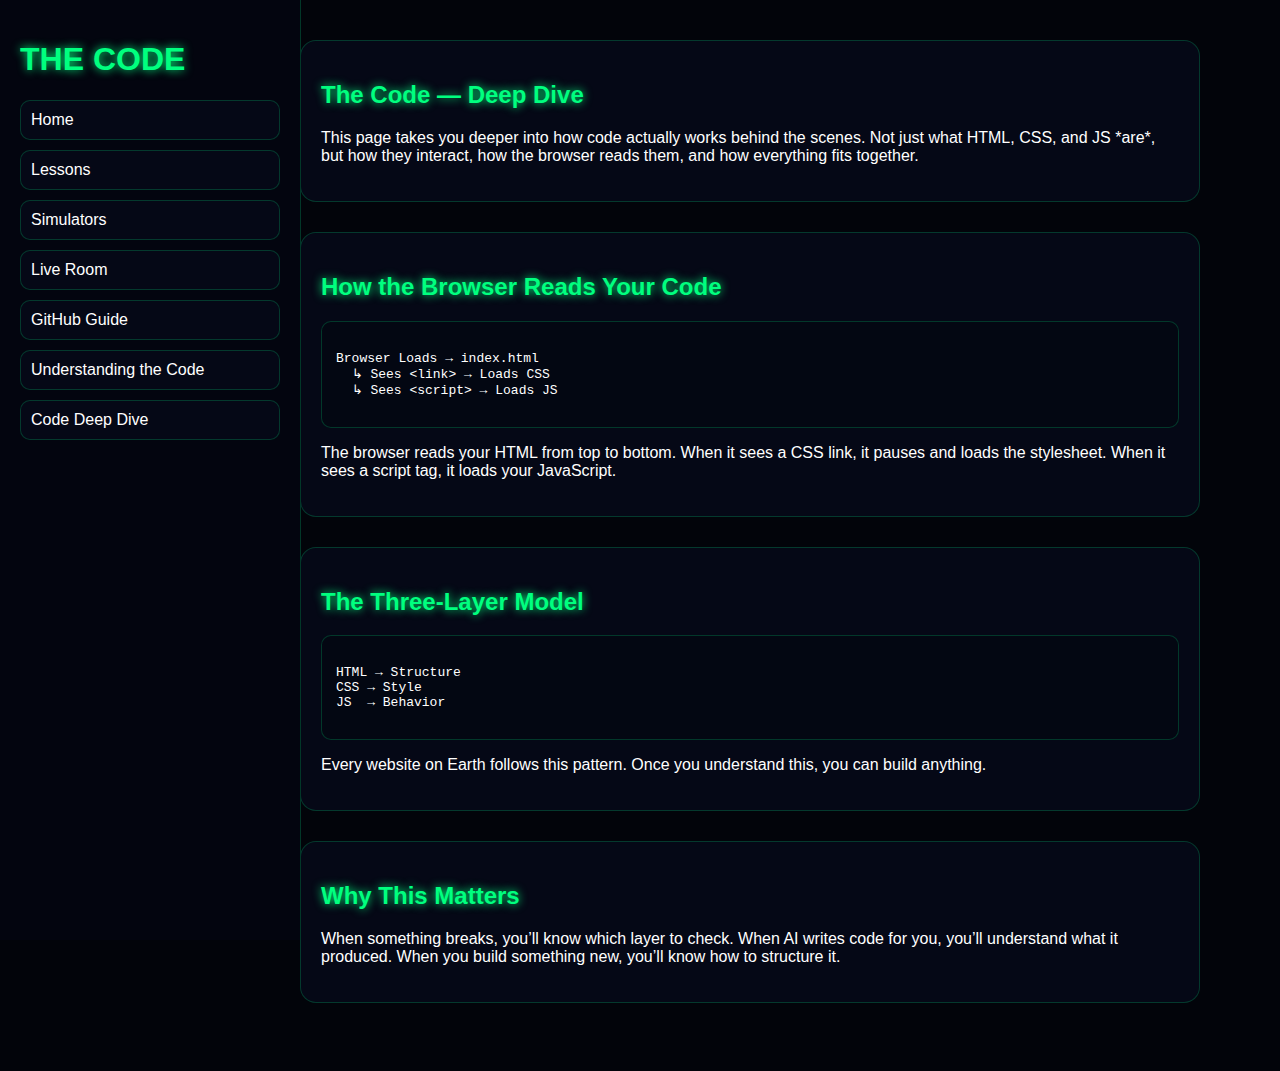
<file: code-deep-dive.html>
<!DOCTYPE html>
<html lang="en">
<head>
  <meta charset="UTF-8" />
  <title>The Code — Deep Dive</title>
  <meta name="viewport" content="width=device-width, initial-scale=1.0" />
  <style>
    body { margin:0; font-family:Arial; background:#02040a; color:white; display:flex; }
    #sidebar { width:260px; background:#03050f; border-right:1px solid rgba(0,255,140,0.2); padding:20px; height:100vh; position:fixed; overflow-y:auto; }
    #sidebar h1 { color:#00ff7f; text-shadow:0 0 10px #00ff7f; }
    .side-link { display:block; padding:10px; margin-bottom:10px; background:#050816; border-radius:10px; border:1px solid rgba(0,255,140,0.2); color:white; text-decoration:none; }
    .side-link:hover { background:rgba(0,255,140,0.15); transform:translateX(4px); }
    #main { margin-left:260px; padding:40px; max-width:900px; }
    .section { background:#050816; padding:20px; border-radius:16px; border:1px solid rgba(0,255,140,0.2); margin-bottom:30px; }
    h2 { color:#00ff7f; text-shadow:0 0 10px #00ff7f; }
    .diagram { background:#030712; padding:14px; border-radius:10px; border:1px solid rgba(0,255,140,0.2); margin-bottom:12px; font-family:monospace; white-space:pre; }
  </style>
</head>
<body>

<div id="sidebar">
  <h1>THE CODE</h1>
  <a class="side-link" href="index.html">Home</a>
  <a class="side-link" href="lessons.html">Lessons</a>
  <a class="side-link" href="simulators.html">Simulators</a>
  <a class="side-link" href="chat.html">Live Room</a>
  <a class="side-link" href="github.html">GitHub Guide</a>
  <a class="side-link" href="code.html">Understanding the Code</a>
  <a class="side-link" href="code-deep-dive.html">Code Deep Dive</a>
</div>

<div id="main">

  <div class="section">
    <h2>The Code — Deep Dive</h2>
    <p>
      This page takes you deeper into how code actually works behind the scenes.
      Not just what HTML, CSS, and JS *are*, but how they interact, how the browser
      reads them, and how everything fits together.
    </p>
  </div>

  <div class="section">
    <h2>How the Browser Reads Your Code</h2>
    <div class="diagram">
Browser Loads → index.html  
  ↳ Sees &lt;link&gt; → Loads CSS  
  ↳ Sees &lt;script&gt; → Loads JS  
    </div>
    <p>
      The browser reads your HTML from top to bottom.  
      When it sees a CSS link, it pauses and loads the stylesheet.  
      When it sees a script tag, it loads your JavaScript.
    </p>
  </div>

  <div class="section">
    <h2>The Three-Layer Model</h2>
    <div class="diagram">
HTML → Structure  
CSS → Style  
JS  → Behavior
    </div>
    <p>
      Every website on Earth follows this pattern.  
      Once you understand this, you can build anything.
    </p>
  </div>

  <div class="section">
    <h2>Why This Matters</h2>
    <p>
      When something breaks, you’ll know which layer to check.  
      When AI writes code for you, you’ll understand what it produced.  
      When you build something new, you’ll know how to structure it.
    </p>
  </div>

</div>
</body>
</html>
</file>
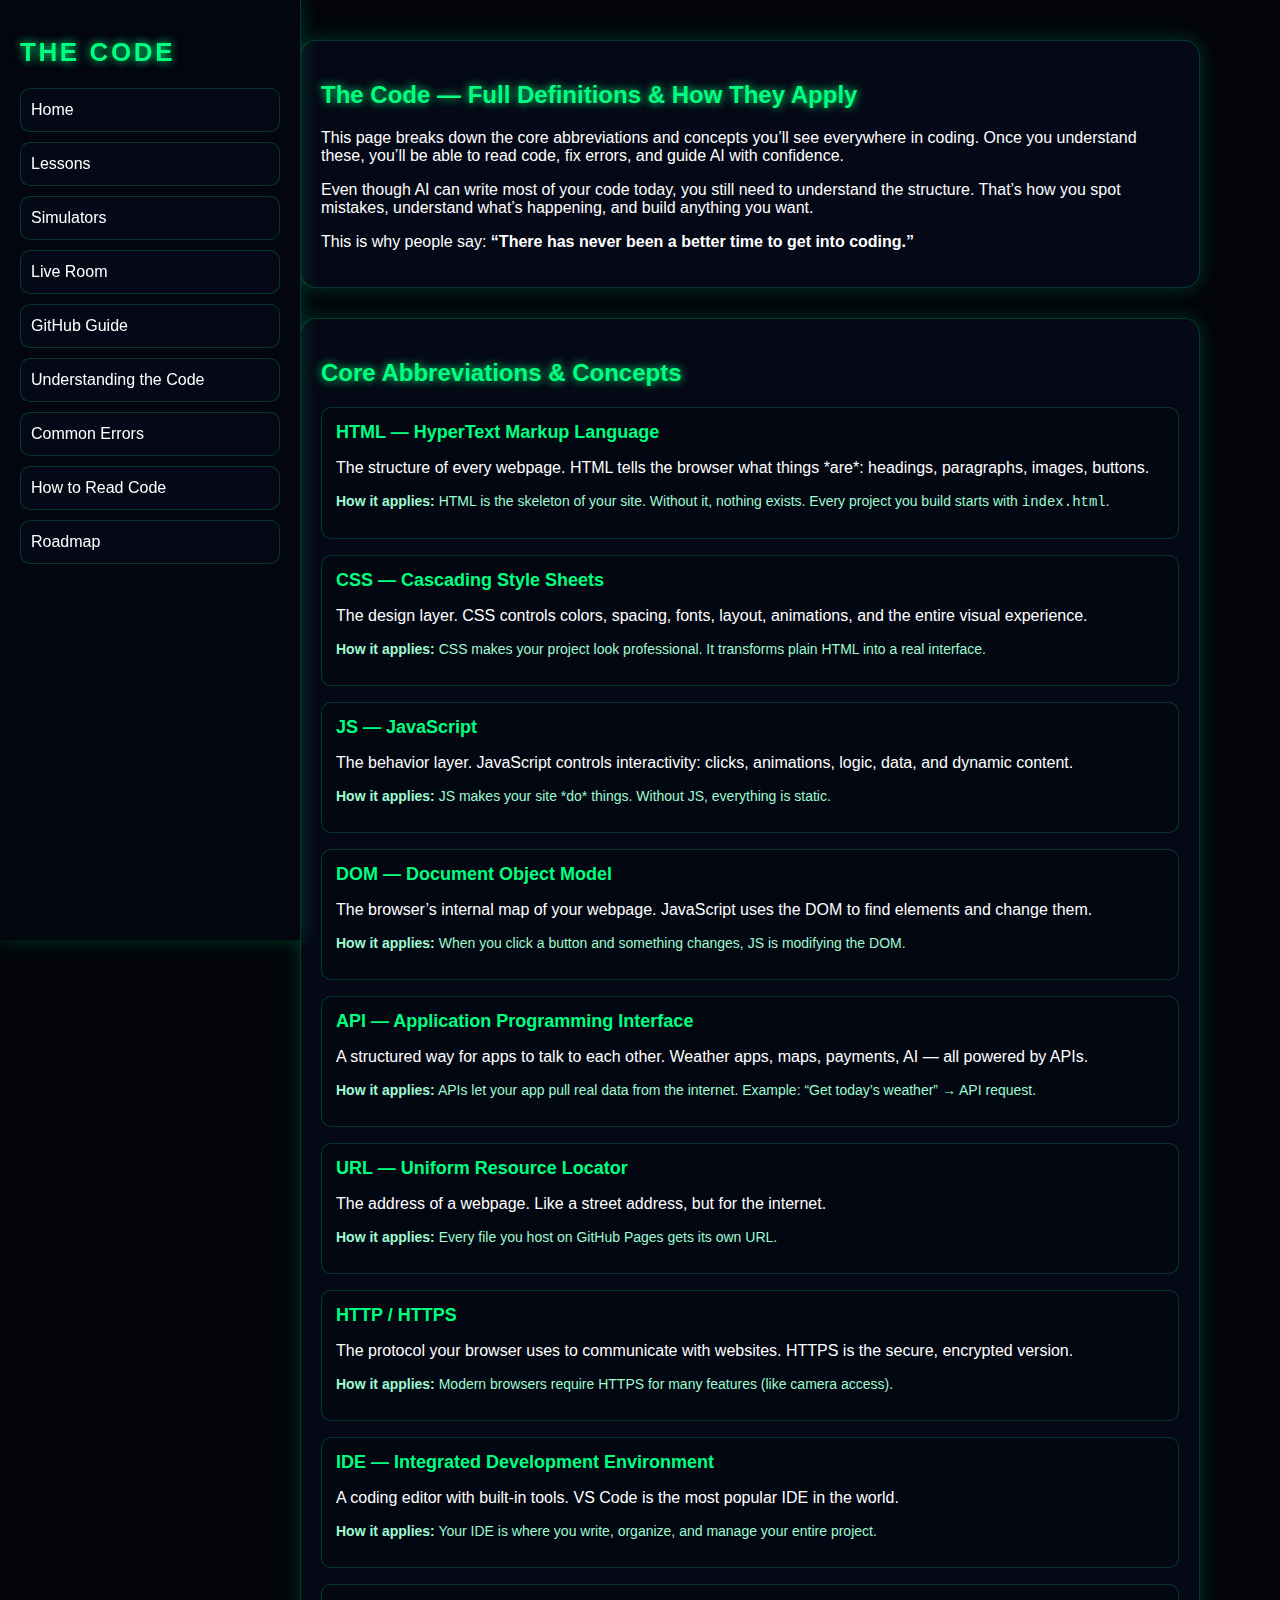
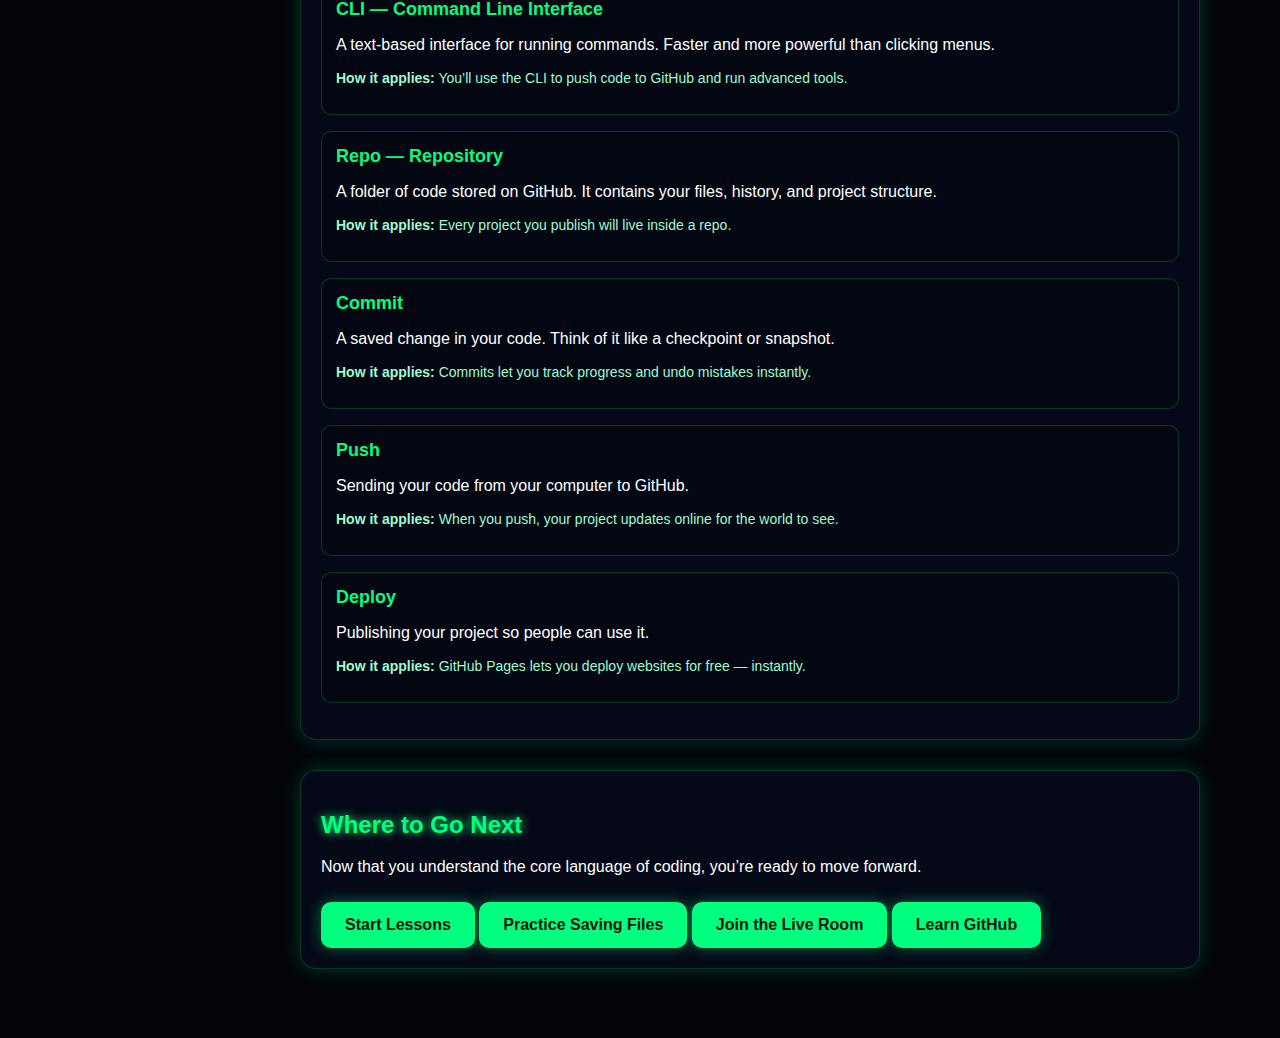
<file: code.html>
<!DOCTYPE html>
<html lang="en">
<head>
  <meta charset="UTF-8" />
  <title>The Code — Full Definitions & Concepts</title>
  <meta name="viewport" content="width=device-width, initial-scale=1.0" />

  <style>
    body {
      margin: 0;
      font-family: Arial, sans-serif;
      background: #02040a;
      color: white;
      display: flex;
    }

    /* ===== SIDEBAR ===== */
    #sidebar {
      width: 260px;
      background: #03050f;
      border-right: 1px solid rgba(0,255,140,0.2);
      padding: 20px;
      height: 100vh;
      position: fixed;
      overflow-y: auto;
      box-shadow: 0 0 20px rgba(0,255,140,0.2);
    }

    #sidebar h1 {
      font-size: 26px;
      color: #00ff7f;
      text-shadow: 0 0 10px #00ff7f;
      margin-bottom: 20px;
      letter-spacing: 0.1em;
    }

    .side-link {
      display: block;
      padding: 12px 10px;
      margin-bottom: 10px;
      background: #050816;
      border-radius: 10px;
      border: 1px solid rgba(0,255,140,0.2);
      cursor: pointer;
      transition: 0.2s;
      text-decoration: none;
      color: white;
    }

    .side-link:hover {
      background: rgba(0,255,140,0.15);
      transform: translateX(4px);
    }

    /* ===== MAIN CONTENT ===== */
    #main {
      margin-left: 260px;
      padding: 40px;
      max-width: 900px;
    }

    h2 {
      color: #00ff7f;
      text-shadow: 0 0 10px #00ff7f;
    }

    .section {
      background: #050816;
      padding: 20px;
      border-radius: 16px;
      border: 1px solid rgba(0,255,140,0.2);
      margin-bottom: 30px;
      box-shadow: 0 0 20px rgba(0,255,140,0.2);
    }

    .definition-box {
      background: #030712;
      padding: 14px;
      border-radius: 10px;
      border: 1px solid rgba(0,255,140,0.2);
      margin-bottom: 16px;
    }

    .term {
      color: #00ff7f;
      font-weight: bold;
      font-size: 18px;
      margin-bottom: 6px;
    }

    .apply {
      color: #9efad1;
      margin-top: 6px;
      font-size: 14px;
    }

    .big-button {
      display: inline-block;
      padding: 14px 24px;
      background: #00ff7f;
      color: #02150a;
      font-weight: bold;
      border-radius: 10px;
      text-decoration: none;
      margin-top: 10px;
      box-shadow: 0 0 15px rgba(0,255,140,0.4);
      transition: 0.2s;
    }

    .big-button:hover {
      transform: scale(1.05);
    }

    ul {
      line-height: 1.7em;
    }
  </style>
</head>

<body>

  <!-- SIDEBAR -->
  <div id="sidebar">
    <h1>THE CODE</h1>

    <a class="side-link" href="index.html">Home</a>
    <a class="side-link" href="lessons.html">Lessons</a>
    <a class="side-link" href="simulators.html">Simulators</a>
    <a class="side-link" href="chat.html">Live Room</a>
    <a class="side-link" href="github.html">GitHub Guide</a>
    <a class="side-link" href="code.html">Understanding the Code</a>
    <a class="side-link" href="common-errors.html">Common Errors</a>
    <a class="side-link" href="reading-code.html">How to Read Code</a>
    <a class="side-link" href="roadmap.html">Roadmap</a>
  </div>

  <!-- MAIN CONTENT -->
  <div id="main">

    <!-- INTRO -->
    <div class="section">
      <h2>The Code — Full Definitions & How They Apply</h2>
      <p>
        This page breaks down the core abbreviations and concepts you’ll see everywhere in coding.
        Once you understand these, you’ll be able to read code, fix errors, and guide AI with confidence.
      </p>
      <p>
        Even though AI can write most of your code today, you still need to understand the structure.
        That’s how you spot mistakes, understand what’s happening, and build anything you want.
      </p>
      <p>
        This is why people say:  
        <strong>“There has never been a better time to get into coding.”</strong>
      </p>
    </div>

    <!-- DEFINITIONS -->
    <div class="section">
      <h2>Core Abbreviations & Concepts</h2>

      <!-- HTML -->
      <div class="definition-box">
        <div class="term">HTML — HyperText Markup Language</div>
        <p>
          The structure of every webpage. HTML tells the browser what things *are*: headings, paragraphs, images, buttons.
        </p>
        <p class="apply">
          <strong>How it applies:</strong>  
          HTML is the skeleton of your site. Without it, nothing exists.  
          Every project you build starts with <code>index.html</code>.
        </p>
      </div>

      <!-- CSS -->
      <div class="definition-box">
        <div class="term">CSS — Cascading Style Sheets</div>
        <p>
          The design layer. CSS controls colors, spacing, fonts, layout, animations, and the entire visual experience.
        </p>
        <p class="apply">
          <strong>How it applies:</strong>  
          CSS makes your project look professional.  
          It transforms plain HTML into a real interface.
        </p>
      </div>

      <!-- JS -->
      <div class="definition-box">
        <div class="term">JS — JavaScript</div>
        <p>
          The behavior layer. JavaScript controls interactivity: clicks, animations, logic, data, and dynamic content.
        </p>
        <p class="apply">
          <strong>How it applies:</strong>  
          JS makes your site *do* things.  
          Without JS, everything is static.
        </p>
      </div>

      <!-- DOM -->
      <div class="definition-box">
        <div class="term">DOM — Document Object Model</div>
        <p>
          The browser’s internal map of your webpage.  
          JavaScript uses the DOM to find elements and change them.
        </p>
        <p class="apply">
          <strong>How it applies:</strong>  
          When you click a button and something changes, JS is modifying the DOM.
        </p>
      </div>

      <!-- API -->
      <div class="definition-box">
        <div class="term">API — Application Programming Interface</div>
        <p>
          A structured way for apps to talk to each other.  
          Weather apps, maps, payments, AI — all powered by APIs.
        </p>
        <p class="apply">
          <strong>How it applies:</strong>  
          APIs let your app pull real data from the internet.  
          Example: “Get today’s weather” → API request.
        </p>
      </div>

      <!-- URL -->
      <div class="definition-box">
        <div class="term">URL — Uniform Resource Locator</div>
        <p>
          The address of a webpage.  
          Like a street address, but for the internet.
        </p>
        <p class="apply">
          <strong>How it applies:</strong>  
          Every file you host on GitHub Pages gets its own URL.
        </p>
      </div>

      <!-- HTTP -->
      <div class="definition-box">
        <div class="term">HTTP / HTTPS</div>
        <p>
          The protocol your browser uses to communicate with websites.  
          HTTPS is the secure, encrypted version.
        </p>
        <p class="apply">
          <strong>How it applies:</strong>  
          Modern browsers require HTTPS for many features (like camera access).
        </p>
      </div>

      <!-- IDE -->
      <div class="definition-box">
        <div class="term">IDE — Integrated Development Environment</div>
        <p>
          A coding editor with built‑in tools.  
          VS Code is the most popular IDE in the world.
        </p>
        <p class="apply">
          <strong>How it applies:</strong>  
          Your IDE is where you write, organize, and manage your entire project.
        </p>
      </div>

      <!-- CLI -->
      <div class="definition-box">
        <div class="term">CLI — Command Line Interface</div>
        <p>
          A text‑based interface for running commands.  
          Faster and more powerful than clicking menus.
        </p>
        <p class="apply">
          <strong>How it applies:</strong>  
          You’ll use the CLI to push code to GitHub and run advanced tools.
        </p>
      </div>

      <!-- REPO -->
      <div class="definition-box">
        <div class="term">Repo — Repository</div>
        <p>
          A folder of code stored on GitHub.  
          It contains your files, history, and project structure.
        </p>
        <p class="apply">
          <strong>How it applies:</strong>  
          Every project you publish will live inside a repo.
        </p>
      </div>

      <!-- COMMIT -->
      <div class="definition-box">
        <div class="term">Commit</div>
        <p>
          A saved change in your code.  
          Think of it like a checkpoint or snapshot.
        </p>
        <p class="apply">
          <strong>How it applies:</strong>  
          Commits let you track progress and undo mistakes instantly.
        </p>
      </div>

      <!-- PUSH -->
      <div class="definition-box">
        <div class="term">Push</div>
        <p>
          Sending your code from your computer to GitHub.
        </p>
        <p class="apply">
          <strong>How it applies:</strong>  
          When you push, your project updates online for the world to see.
        </p>
      </div>

      <!-- DEPLOY -->
      <div class="definition-box">
        <div class="term">Deploy</div>
        <p>
          Publishing your project so people can use it.
        </p>
        <p class="apply">
          <strong>How it applies:</strong>  
          GitHub Pages lets you deploy websites for free — instantly.
        </p>
      </div>

    </div>

    <!-- CTA -->
    <div class="section">
      <h2>Where to Go Next</h2>
      <p>
        Now that you understand the core language of coding, you’re ready to move forward.
      </p>
      <a class="big-button" href="lessons.html">Start Lessons</a>
      <a class="big-button" href="simulators.html">Practice Saving Files</a>
      <a class="big-button" href="chat.html">Join the Live Room</a>
      <a class="big-button" href="github.html">Learn GitHub</a>
    </div>

  </div>

</body>
</html>
</file>
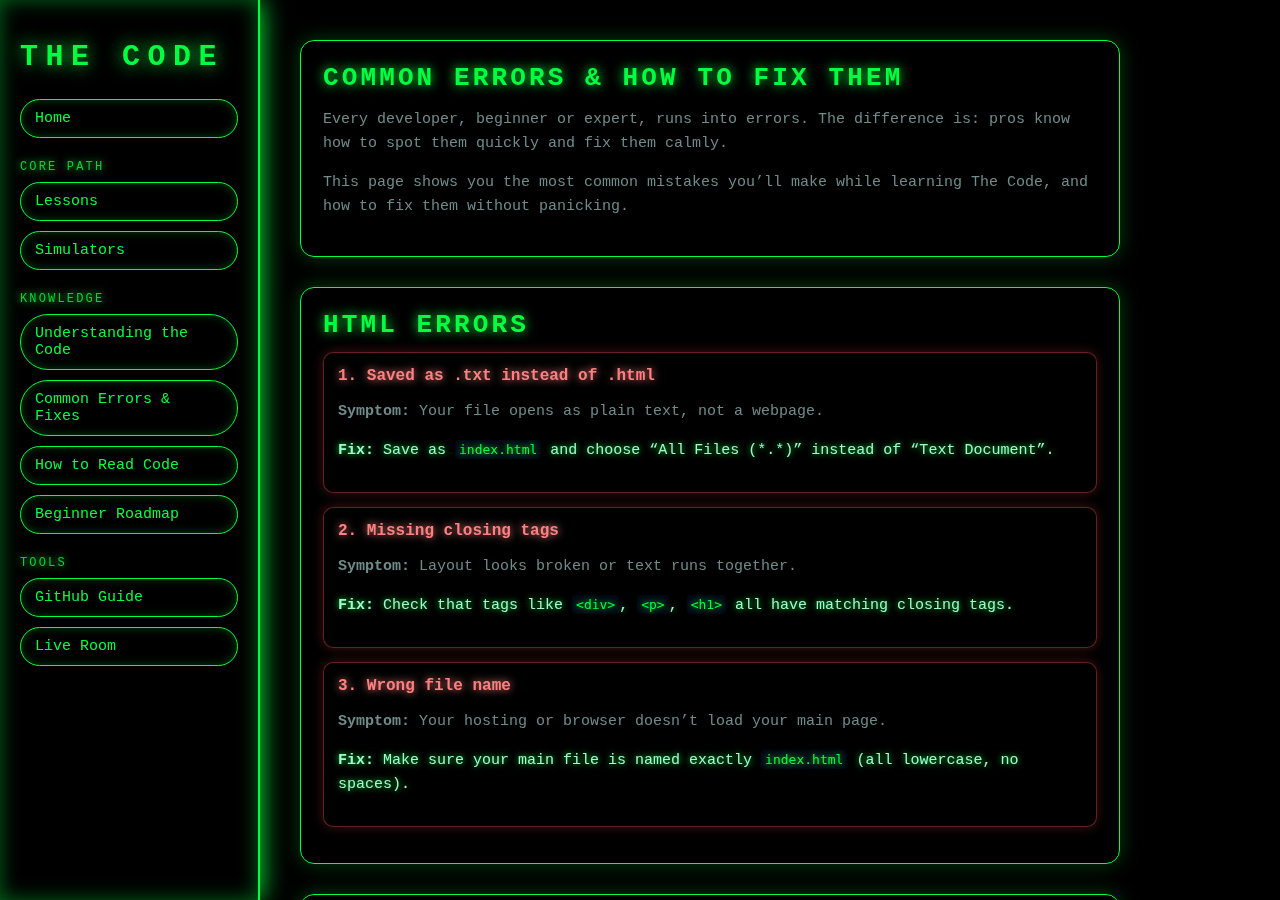
<file: common-errors.html>
<!DOCTYPE html>
<html lang="en">
<head>
  <meta charset="UTF-8" />
  <title>The Code — Common Errors & Fixes</title>
  <meta name="viewport" content="width=device-width, initial-scale=1.0" />

  <!-- GLOBAL MATRIX THEME -->
  <link rel="stylesheet" href="styles/style.css">
  <link rel="stylesheet" href="styles/matrix.css">

  <style>
    body {
      margin: 0;
      background: #000;
      color: #00ff41;
      font-family: "Courier New", monospace;
      overflow: hidden;
      display: flex;
    }

    /* MATRIX RAIN */
    #matrix-rain {
      position: fixed;
      inset: 0;
      z-index: 0;
      pointer-events: none;
    }

    /* SIDEBAR — BRIGHT MATRIX VERSION */
    #sidebar {
      width: 260px;
      background: rgba(0, 0, 0, 0.92);
      border-right: 2px solid #00ff41;
      padding: 20px;
      height: 100vh;
      overflow-y: auto;
      position: fixed;
      box-shadow: 0 0 25px #00ff41, inset 0 0 20px rgba(0,255,65,0.4);
      z-index: 2;
    }

    #sidebar h1 {
      font-size: 30px;
      letter-spacing: 0.25em;
      margin-bottom: 25px;
      text-shadow: 0 0 18px #00ff41;
    }

    .side-section-title {
      margin-top: 22px;
      margin-bottom: 8px;
      font-size: 12px;
      color: #00ff41cc;
      text-transform: uppercase;
      letter-spacing: 0.18em;
      text-shadow: 0 0 8px #00ff41;
    }

    .side-link {
      display: block;
      padding: 10px 14px;
      margin-bottom: 10px;
      border-radius: 999px;
      border: 1px solid #00ff41;
      background: rgba(0, 0, 0, 0.75);
      color: #00ff41;
      text-decoration: none;
      transition: 0.2s;
      font-size: 15px;
      box-shadow: inset 0 0 10px rgba(0,255,65,0.25);
    }

    .side-link:hover {
      background: rgba(0,255,65,0.2);
      transform: translateX(5px);
      box-shadow: 0 0 15px #00ff41;
    }

    /* LOCKED STATE */
    .locked {
      opacity: 0.35;
      filter: grayscale(1);
      pointer-events: none;
    }

    /* MAIN CONTENT */
    #main {
      margin-left: 260px;
      padding: 40px;
      height: 100vh;
      overflow-y: auto;
      position: relative;
      z-index: 2;
      max-width: 900px;
    }

    .section {
      background: rgba(0, 0, 0, 0.85);
      padding: 22px;
      border-radius: 14px;
      border: 1px solid #00ff41;
      margin-bottom: 30px;
      box-shadow: 0 0 20px rgba(0,255,65,0.25);
      animation: fadeIn 0.8s ease;
    }

    @keyframes fadeIn {
      from { opacity: 0; transform: translateY(10px); }
      to { opacity: 1; transform: translateY(0); }
    }

    h2 {
      color: #00ff41;
      text-shadow: 0 0 12px #00ff41;
      margin-bottom: 12px;
    }

    .error-box {
      background: rgba(0, 0, 0, 0.7);
      padding: 14px;
      border-radius: 10px;
      border: 1px solid rgba(255,80,80,0.4);
      margin-bottom: 14px;
      box-shadow: 0 0 12px rgba(255,80,80,0.25);
    }

    .error-title {
      color: #ff8080;
      font-weight: bold;
      margin-bottom: 6px;
      text-shadow: 0 0 8px #ff8080;
    }

    .fix {
      color: #9efad1;
      margin-top: 6px;
      text-shadow: 0 0 6px #00ff41;
    }

    code {
      background: #020814;
      padding: 2px 4px;
      border-radius: 4px;
      font-size: 13px;
      color: #00ff41;
    }
  </style>
</head>

<body>

  <!-- MATRIX RAIN -->
  <div id="matrix-rain"></div>

  <!-- SIDEBAR -->
  <div id="sidebar" data-lock>
    <h1>THE CODE</h1>

    <a class="side-link" href="index.html">Home</a>

    <div class="side-section-title">Core Path</div>
    <a class="side-link" href="lessons.html" data-lock>Lessons</a>
    <a class="side-link" href="simulators.html" data-lock>Simulators</a>

    <div class="side-section-title">Knowledge</div>
    <a class="side-link" href="code.html" data-lock>Understanding the Code</a>
    <a class="side-link" href="common-errors.html" data-lock>Common Errors & Fixes</a>
    <a class="side-link" href="reading-code.html" data-lock>How to Read Code</a>
    <a class="side-link" href="roadmap.html" data-lock>Beginner Roadmap</a>

    <div class="side-section-title">Tools</div>
    <a class="side-link" href="github.html" data-lock>GitHub Guide</a>
    <a class="side-link" href="chat.html" data-lock>Live Room</a>
  </div>

  <!-- MAIN CONTENT -->
  <div id="main">

    <div class="section">
      <h2>Common Errors & How to Fix Them</h2>
      <p>
        Every developer, beginner or expert, runs into errors.  
        The difference is: pros know how to spot them quickly and fix them calmly.
      </p>
      <p>
        This page shows you the most common mistakes you’ll make while learning The Code,
        and how to fix them without panicking.
      </p>
    </div>

    <div class="section">
      <h2>HTML Errors</h2>

      <div class="error-box">
        <div class="error-title">1. Saved as .txt instead of .html</div>
        <p><strong>Symptom:</strong> Your file opens as plain text, not a webpage.</p>
        <p class="fix"><strong>Fix:</strong> Save as <code>index.html</code> and choose “All Files (*.*)” instead of “Text Document”.</p>
      </div>

      <div class="error-box">
        <div class="error-title">2. Missing closing tags</div>
        <p><strong>Symptom:</strong> Layout looks broken or text runs together.</p>
        <p class="fix"><strong>Fix:</strong> Check that tags like <code>&lt;div&gt;</code>, <code>&lt;p&gt;</code>, <code>&lt;h1&gt;</code> all have matching closing tags.</p>
      </div>

      <div class="error-box">
        <div class="error-title">3. Wrong file name</div>
        <p><strong>Symptom:</strong> Your hosting or browser doesn’t load your main page.</p>
        <p class="fix"><strong>Fix:</strong> Make sure your main file is named exactly <code>index.html</code> (all lowercase, no spaces).</p>
      </div>
    </div>

    <div class="section">
      <h2>CSS Errors</h2>

      <div class="error-box">
        <div class="error-title">1. CSS not linked correctly</div>
        <p><strong>Symptom:</strong> Your page looks unstyled, like plain HTML.</p>
        <p class="fix">
          <strong>Fix:</strong> Check your link tag:  
          <code>&lt;link rel="stylesheet" href="styles/style.css"&gt;</code>  
          Make sure the path matches your folder structure.
        </p>
      </div>

      <div class="error-box">
        <div class="error-title">2. Using the wrong selector</div>
        <p><strong>Symptom:</strong> Your styles don’t apply to the element you expect.</p>
        <p class="fix">
          <strong>Fix:</strong> If your HTML has <code>class="btn"</code>, your CSS must use <code>.btn { ... }</code>, not <code>btn { ... }</code>.
        </p>
      </div>

      <div class="error-box">
        <div class="error-title">3. Missing semicolons</div>
        <p><strong>Symptom:</strong> Some CSS rules work, others don’t.</p>
        <p class="fix"><strong>Fix:</strong> Make sure each property line ends with <code>;</code>.</p>
      </div>
    </div>

    <div class="section">
      <h2>JavaScript Errors</h2>

      <div class="error-box">
        <div class="error-title">1. Script linked in the wrong place</div>
        <p><strong>Symptom:</strong> JS doesn’t run or says elements are null.</p>
        <p class="fix">
          <strong>Fix:</strong> Put your script tag before <code>&lt;/body&gt;</code> so the HTML loads first:  
          <code>&lt;script src="scripts/app.js"&gt;&lt;/script&gt;</code>
        </p>
      </div>

      <div class="error-box">
        <div class="error-title">2. Typos in variable or function names</div>
        <p><strong>Symptom:</strong> “undefined” errors or functions not found.</p>
        <p class="fix"><strong>Fix:</strong> Check spelling carefully. JS is case-sensitive: <code>myFunction</code> is different from <code>myfunction</code>.</p>
      </div>

      <div class="error-box">
        <div class="error-title">3. Forgetting console.log()</div>
        <p><strong>Symptom:</strong> You don’t know what your code is doing.</p>
        <p class="fix"><strong>Fix:</strong> Use <code>console.log()</code> to print values and follow the flow of your code.</p>
      </div>
    </div>

    <div class="section">
      <h2>Mindset: Errors Are Normal</h2>
      <p>
        Errors are not a sign that you’re bad at coding.  
        They’re proof that you’re actually coding.
      </p>
      <p>
        The more calmly you can read an error, understand it, and fix it,  
        the faster you’ll grow as a builder.
      </p>
    </div>

  </div>

</body>
</html>
</file>
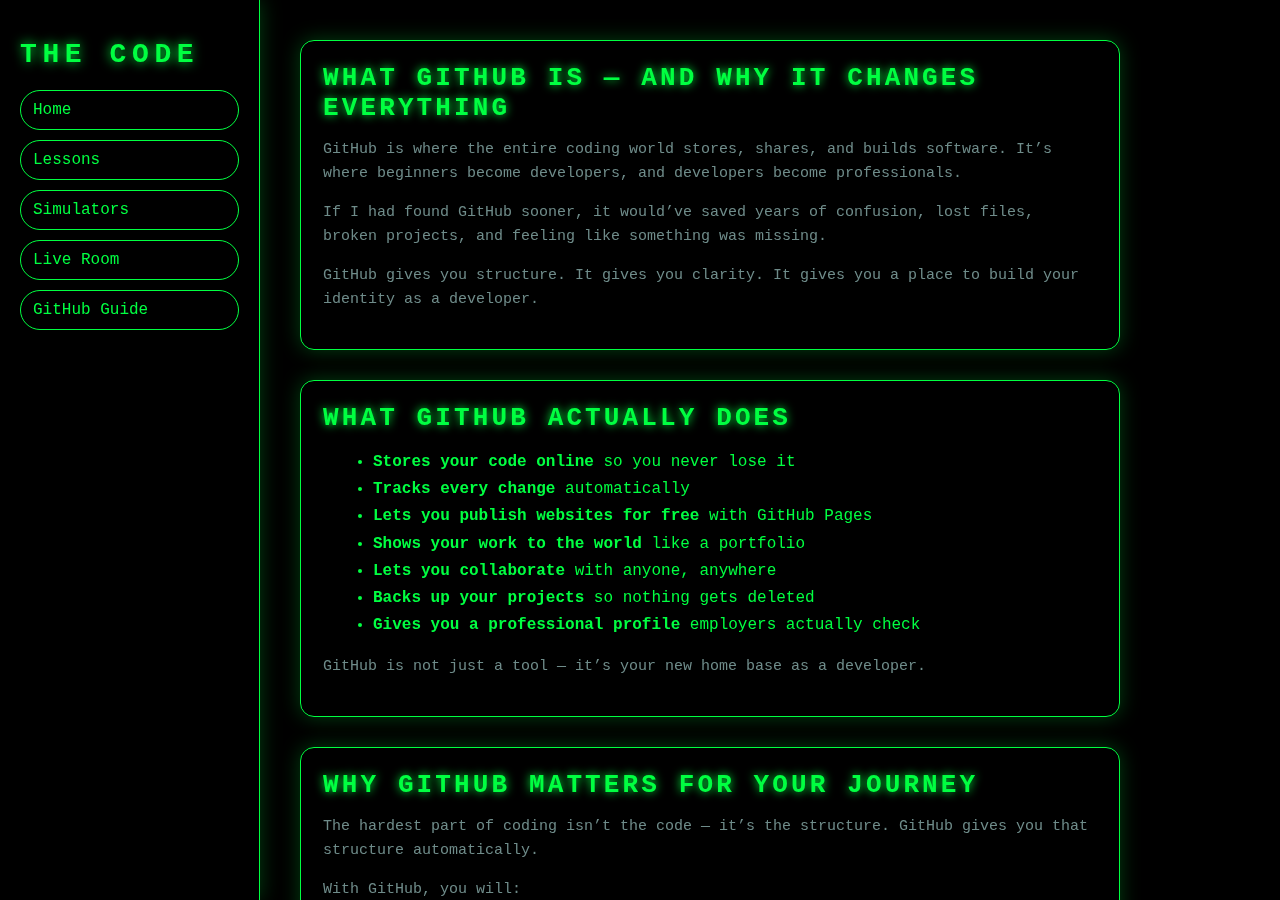
<file: github.html>
<!DOCTYPE html>
<html lang="en">
<head>
  <meta charset="UTF-8" />
  <title>The Code — GitHub Guide</title>
  <meta name="viewport" content="width=device-width, initial-scale=1.0" />

  <!-- CORRECT THEME PATHS -->
  <link rel="stylesheet" href="styles/style.css">
  <link rel="stylesheet" href="styles/matrix.css">

  <style>
    body {
      margin: 0;
      background: #000;
      color: #00ff41;
      font-family: "Courier New", monospace;
      display: flex;
      overflow: hidden;
    }

    /* MATRIX RAIN BACKGROUND */
    #matrix-rain {
      position: fixed;
      inset: 0;
      z-index: 0;
      pointer-events: none;
    }

    /* SIDEBAR */
    #sidebar {
      width: 260px;
      background: rgba(0, 0, 0, 0.85);
      border-right: 1px solid #00ff41;
      padding: 20px;
      height: 100vh;
      position: fixed;
      overflow-y: auto;
      box-shadow: 0 0 20px rgba(0,255,65,0.25);
      z-index: 2;
    }

    #sidebar h1 {
      font-size: 28px;
      color: #00ff41;
      text-shadow: 0 0 12px #00ff41;
      margin-bottom: 20px;
      letter-spacing: 0.2em;
    }

    .side-link {
      display: block;
      padding: 10px 12px;
      margin-bottom: 10px;
      border-radius: 999px;
      border: 1px solid #00ff41;
      background: rgba(0, 0, 0, 0.7);
      color: #00ff41;
      text-decoration: none;
      transition: 0.2s;
    }

    .side-link:hover {
      background: rgba(0,255,65,0.15);
      transform: translateX(4px);
      box-shadow: 0 0 12px #00ff41;
    }

    /* MAIN CONTENT */
    #main {
      margin-left: 260px;
      padding: 40px;
      max-width: 900px;
      height: 100vh;
      overflow-y: auto;
      position: relative;
      z-index: 2;
    }

    h2 {
      color: #00ff41;
      text-shadow: 0 0 10px #00ff41;
      font-size: 26px;
      margin-bottom: 12px;
    }

    .section {
      background: rgba(0, 0, 0, 0.85);
      padding: 22px;
      border-radius: 14px;
      border: 1px solid #00ff41;
      margin-bottom: 30px;
      box-shadow: 0 0 20px rgba(0,255,65,0.25);
      animation: fadeIn 0.8s ease;
    }

    @keyframes fadeIn {
      from { opacity: 0; transform: translateY(10px); }
      to { opacity: 1; transform: translateY(0); }
    }

    ul {
      line-height: 1.7em;
      margin-left: 10px;
    }

    .big-button {
      display: inline-block;
      padding: 12px 20px;
      background: #00ff41;
      color: #000;
      font-weight: bold;
      border-radius: 999px;
      text-decoration: none;
      margin-right: 10px;
      margin-top: 10px;
      box-shadow: 0 0 15px rgba(0,255,65,0.4);
      transition: 0.2s;
    }

    .big-button:hover {
      transform: scale(1.05);
      box-shadow: 0 0 20px #00ff41;
    }
  </style>
</head>

<body>

  <!-- MATRIX RAIN -->
  <div id="matrix-rain"></div>

  <!-- SIDEBAR -->
  <div id="sidebar">
    <h1>THE CODE</h1>

    <a class="side-link" href="index.html">Home</a>
    <a class="side-link" href="lessons.html">Lessons</a>
    <a class="side-link" href="simulators.html">Simulators</a>
    <a class="side-link" href="chat.html">Live Room</a>
    <a class="side-link" href="github.html">GitHub Guide</a>
  </div>

  <!-- MAIN CONTENT -->
  <div id="main">

    <!-- INTRO -->
    <div class="section">
      <h2>What GitHub Is — And Why It Changes Everything</h2>
      <p>
        GitHub is where the entire coding world stores, shares, and builds software.
        It’s where beginners become developers, and developers become professionals.
      </p>
      <p>
        If I had found GitHub sooner, it would’ve saved years of confusion, lost files,
        broken projects, and feeling like something was missing.
      </p>
      <p>
        GitHub gives you structure.  
        It gives you clarity.  
        It gives you a place to build your identity as a developer.
      </p>
    </div>

    <!-- WHAT GITHUB DOES -->
    <div class="section">
      <h2>What GitHub Actually Does</h2>
      <ul>
        <li><strong>Stores your code online</strong> so you never lose it</li>
        <li><strong>Tracks every change</strong> automatically</li>
        <li><strong>Lets you publish websites for free</strong> with GitHub Pages</li>
        <li><strong>Shows your work to the world</strong> like a portfolio</li>
        <li><strong>Lets you collaborate</strong> with anyone, anywhere</li>
        <li><strong>Backs up your projects</strong> so nothing gets deleted</li>
        <li><strong>Gives you a professional profile</strong> employers actually check</li>
      </ul>
      <p>GitHub is not just a tool — it’s your new home base as a developer.</p>
    </div>

    <!-- WHY IT MATTERS -->
    <div class="section">
      <h2>Why GitHub Matters for Your Journey</h2>
      <p>
        The hardest part of coding isn’t the code — it’s the structure.
        GitHub gives you that structure automatically.
      </p>
      <p>With GitHub, you will:</p>
      <ul>
        <li>Build discipline and organization</li>
        <li>Understand how real developers work</li>
        <li>Increase your awareness and attention to detail</li>
        <li>Improve your typing speed and workflow</li>
        <li>Gain access to a world that was previously inaccessible</li>
        <li>Start thinking like a builder, not a consumer</li>
      </ul>
      <p>The entire world runs on code — and GitHub is where that code lives.</p>
    </div>

    <!-- GITHUB PAGES -->
    <div class="section">
      <h2>GitHub Pages — Free Website Hosting</h2>
      <p>GitHub lets you host websites for free.</p>
      <p>That means:</p>
      <ul>
        <li>You build a website</li>
        <li>You upload it to GitHub</li>
        <li>The world can visit it instantly</li>
      </ul>
      <p>No fees. No servers. No setup. Just creation.</p>
    </div>

    <!-- ACCOUNT SETUP -->
    <div class="section">
      <h2>Create Your GitHub Account</h2>
      <p>You’re about to step into the real world of development.</p>
      <p>Click below to create your GitHub account:</p>

      <a class="big-button" href="https://github.com" target="_blank">Create GitHub Account</a>

      <p style="margin-top: 20px;">After creating your account, you’ll learn how to:</p>
      <ul>
        <li>Set up your profile</li>
        <li>Create your first repository</li>
        <li>Upload your first project</li>
        <li>Publish your first website</li>
      </ul>
    </div>

  </div>

</body>
</html>
</file>
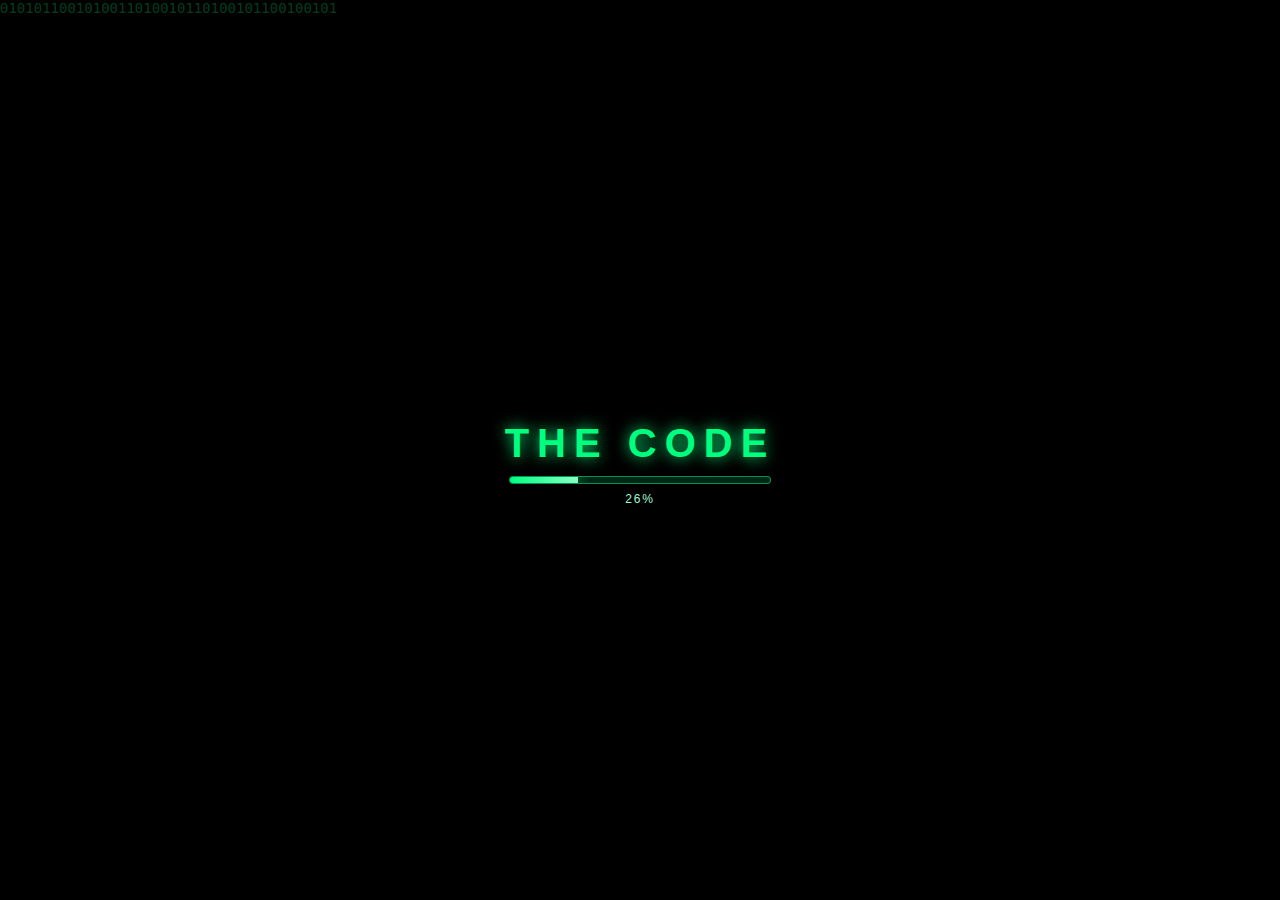
<file: lesson-test.html>
<!DOCTYPE html>
<html lang="en">
<head>
  <meta charset="UTF-8" />
  <title>The Code — Test Page</title>
  <meta name="viewport" content="width=device-width, initial-scale=1.0" />

  <style>
    /* ===== BASIC RESET ===== */
    body {
      margin: 0;
      font-family: Arial, sans-serif;
      background: #02040a;
      color: white;
    }

    .hidden { display: none; }

    /* ===== MATRIX LOADING SCREEN ===== */
    #loading-screen {
      position: fixed;
      inset: 0;
      background: black;
      display: flex;
      align-items: center;
      justify-content: center;
      z-index: 9999;
      overflow: hidden;
    }

    #loading-screen::before {
      content: "0101011001010011010010110100101100100101";
      position: absolute;
      inset: 0;
      font-family: monospace;
      font-size: 14px;
      line-height: 16px;
      color: rgba(0,255,140,0.25);
      animation: matrix-scroll 6s linear infinite;
      white-space: pre-wrap;
    }

    @keyframes matrix-scroll {
      0% { transform: translateY(-20%); }
      100% { transform: translateY(20%); }
    }

    .loading-center {
      text-align: center;
      z-index: 2;
    }

    .loading-center h1 {
      color: #00ff7f;
      font-size: 40px;
      letter-spacing: 0.2em;
      text-shadow: 0 0 15px #00ff7f;
      margin-bottom: 10px;
    }

    .loading-bar {
      width: 260px;
      height: 6px;
      background: rgba(0,255,140,0.15);
      border-radius: 999px;
      margin: 0 auto;
      overflow: hidden;
      border: 1px solid rgba(0,255,140,0.5);
    }

    .loading-fill {
      height: 100%;
      width: 0%;
      background: linear-gradient(to right, #00ff7f, #8bfdc7);
      box-shadow: 0 0 15px #00ff7f;
      transition: width 0.3s linear;
    }

    .loading-percent {
      margin-top: 8px;
      font-size: 12px;
      color: #9efad1;
      letter-spacing: 0.15em;
    }

    /* ===== MAIN CONTENT ===== */
    #app {
      padding: 40px;
      text-align: center;
    }

    button {
      padding: 10px 20px;
      background: #00ff7f;
      border: none;
      border-radius: 8px;
      cursor: pointer;
      font-weight: bold;
      color: #02150a;
      box-shadow: 0 0 10px rgba(0,255,140,0.5);
    }

    /* ===== MODAL ===== */
    #lesson-modal {
      position: fixed;
      inset: 0;
      background: rgba(0,0,0,0.75);
      display: flex;
      align-items: center;
      justify-content: center;
      z-index: 999;
    }

    .lesson-modal-content {
      width: 90%;
      max-width: 600px;
      background: #050816;
      border-radius: 20px;
      padding: 24px;
      border: 1px solid rgba(0,255,140,0.3);
      box-shadow: 0 0 40px rgba(0,255,140,0.4);
      position: relative;
    }

    .close-btn {
      position: absolute;
      top: 14px;
      right: 14px;
      background: transparent;
      border: none;
      color: #00ff7f;
      font-size: 22px;
      cursor: pointer;
    }
  </style>
</head>

<body>

  <!-- MATRIX LOADING SCREEN -->
  <div id="loading-screen">
    <div class="loading-center">
      <h1>THE CODE</h1>
      <div class="loading-bar">
        <div class="loading-fill"></div>
      </div>
      <div class="loading-percent" id="loading-percent">0%</div>
    </div>
  </div>

  <!-- MAIN APP -->
  <div id="app" class="hidden">
    <h2>Welcome to The Code</h2>
    <p>This is your new test page with the Matrix loader and working modal.</p>
    <button id="openModalBtn">Open Modal</button>
  </div>

  <!-- MODAL -->
  <div id="lesson-modal" class="hidden">
    <div class="lesson-modal-content">
      <button id="close-lesson-modal" class="close-btn">✕</button>
      <h2>Modal Working!</h2>
      <p>This modal now opens and closes correctly.</p>
    </div>
  </div>

<script>
/* ============================
   MATRIX LOADING SCREEN
============================ */
const loadingScreen = document.getElementById("loading-screen");
const app = document.getElementById("app");
const loadingFill = document.querySelector(".loading-fill");
const loadingPercent = document.getElementById("loading-percent");

let progress = 0;
const interval = setInterval(() => {
  progress += Math.floor(Math.random() * 15) + 5;
  if (progress > 100) progress = 100;

  loadingFill.style.width = progress + "%";
  loadingPercent.textContent = progress + "%";

  if (progress >= 100) {
    clearInterval(interval);
    setTimeout(() => {
      loadingScreen.style.opacity = "0";
      loadingScreen.style.transition = "opacity 0.6s ease-out";
      setTimeout(() => {
        loadingScreen.style.display = "none";
        app.classList.remove("hidden");
      }, 600);
    }, 400);
  }
}, 300);


/* ============================
   MODAL SYSTEM
============================ */
const modal = document.getElementById("lesson-modal");
const openModalBtn = document.getElementById("openModalBtn");
const closeModalBtn = document.getElementById("close-lesson-modal");

openModalBtn.addEventListener("click", () => {
  modal.classList.remove("hidden");
});

closeModalBtn.addEventListener("click", () => {
  modal.classList.add("hidden");
});
</script>

</body>
</html>
</file>
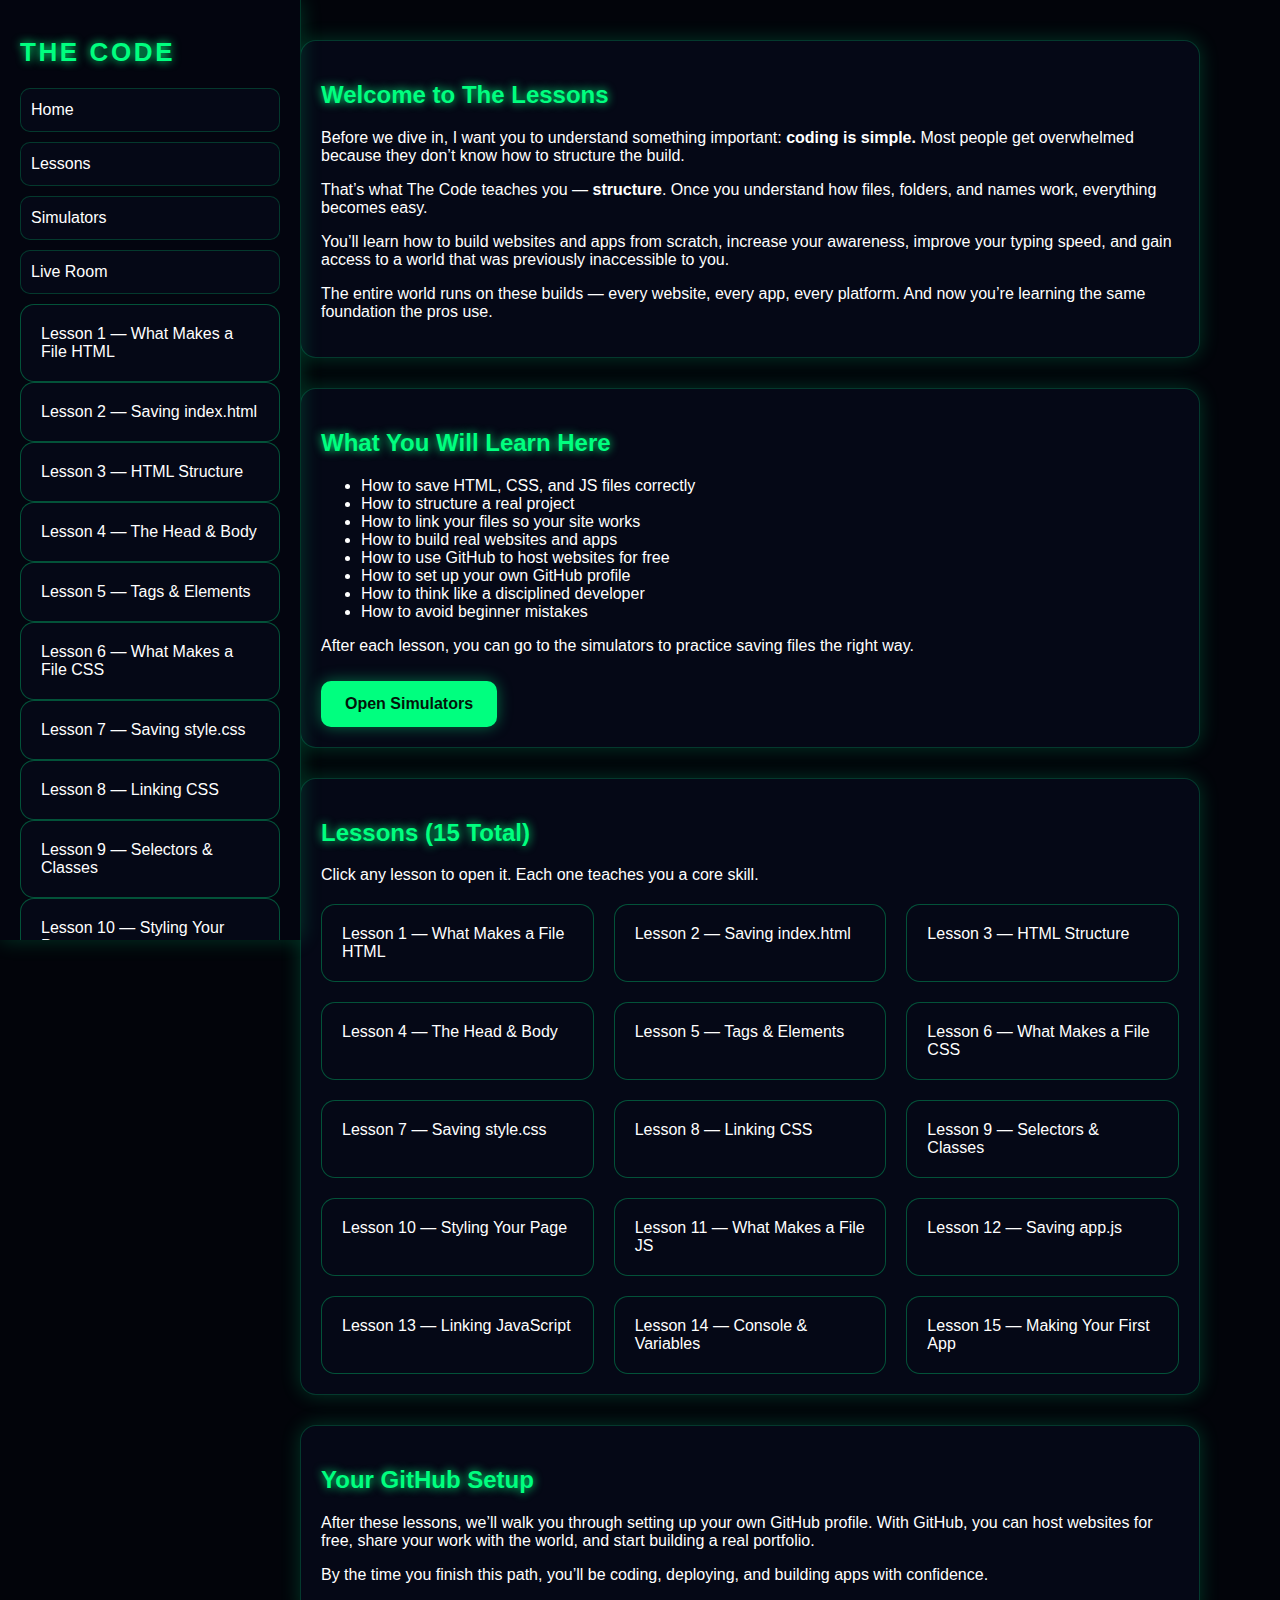
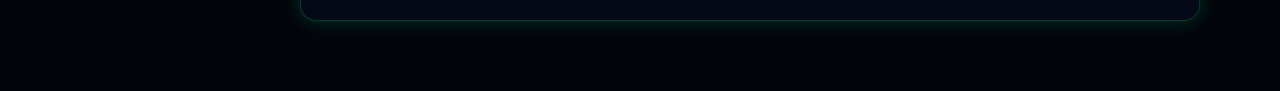
<file: lessons.html>
<!DOCTYPE html>
<html lang="en">
<head>
  <meta charset="UTF-8" />
  <title>The Code — Lessons</title>
  <meta name="viewport" content="width=device-width, initial-scale=1.0" />

  <style>
    body {
      margin: 0;
      font-family: Arial, sans-serif;
      background: #02040a;
      color: white;
      display: flex;
    }

    /* ===== SIDEBAR ===== */
    #sidebar {
      width: 260px;
      background: #03050f;
      border-right: 1px solid rgba(0,255,140,0.2);
      padding: 20px;
      height: 100vh;
      position: fixed;
      overflow-y: auto;
      box-shadow: 0 0 20px rgba(0,255,140,0.2);
    }

    #sidebar h1 {
      font-size: 26px;
      color: #00ff7f;
      text-shadow: 0 0 10px #00ff7f;
      margin-bottom: 20px;
      letter-spacing: 0.1em;
    }

    .side-link {
      display: block;
      padding: 12px 10px;
      margin-bottom: 10px;
      background: #050816;
      border-radius: 10px;
      border: 1px solid rgba(0,255,140,0.2);
      cursor: pointer;
      transition: 0.2s;
      text-decoration: none;
      color: white;
    }

    .side-link:hover {
      background: rgba(0,255,140,0.15);
      transform: translateX(4px);
    }

    /* ===== MAIN CONTENT ===== */
    #main {
      margin-left: 260px;
      padding: 40px;
      max-width: 900px;
    }

    h2 {
      color: #00ff7f;
      text-shadow: 0 0 10px #00ff7f;
    }

    .section {
      background: #050816;
      padding: 20px;
      border-radius: 16px;
      border: 1px solid rgba(0,255,140,0.2);
      margin-bottom: 30px;
      box-shadow: 0 0 20px rgba(0,255,140,0.2);
    }

    .lesson-list {
      display: grid;
      grid-template-columns: repeat(auto-fit, minmax(240px, 1fr));
      gap: 20px;
      margin-top: 20px;
    }

    .lesson-card {
      background: #050816;
      padding: 20px;
      border-radius: 14px;
      border: 1px solid rgba(0,255,140,0.3);
      text-decoration: none;
      color: white;
      transition: 0.2s;
      display: block;
    }

    .lesson-card:hover {
      transform: scale(1.03);
      box-shadow: 0 0 20px rgba(0,255,140,0.4);
    }

    .big-button {
      display: inline-block;
      padding: 14px 24px;
      background: #00ff7f;
      color: #02150a;
      font-weight: bold;
      border-radius: 10px;
      text-decoration: none;
      margin-top: 10px;
      box-shadow: 0 0 15px rgba(0,255,140,0.4);
      transition: 0.2s;
    }

    .big-button:hover {
      transform: scale(1.05);
    }
  </style>
</head>

<body>

  <!-- SIDEBAR -->
  <div id="sidebar">
    <h1>THE CODE</h1>

    <a class="side-link" href="index.html">Home</a>
    <a class="side-link" href="lessons.html">Lessons</a>
    <a class="side-link" href="simulators.html">Simulators</a>
    <a class="side-link" href="chat.html">Live Room</a>
    <a class="lesson-card" href="lesson.html?id=1">Lesson 1 — What Makes a File HTML</a>
    <a class="lesson-card" href="lesson.html?id=2">Lesson 2 — Saving index.html</a>
    <a class="lesson-card" href="lesson.html?id=3">Lesson 3 — HTML Structure</a>
    <a class="lesson-card" href="lesson.html?id=4">Lesson 4 — The Head & Body</a>
    <a class="lesson-card" href="lesson.html?id=5">Lesson 5 — Tags & Elements</a>

    <a class="lesson-card" href="lesson.html?id=6">Lesson 6 — What Makes a File CSS</a>
    <a class="lesson-card" href="lesson.html?id=7">Lesson 7 — Saving style.css</a>
    <a class="lesson-card" href="lesson.html?id=8">Lesson 8 — Linking CSS</a>
    <a class="lesson-card" href="lesson.html?id=9">Lesson 9 — Selectors & Classes</a>
    <a class="lesson-card" href="lesson.html?id=10">Lesson 10 — Styling Your Page</a>

    <a class="lesson-card" href="lesson.html?id=11">Lesson 11 — What Makes a File JS</a>
    <a class="lesson-card" href="lesson.html?id=12">Lesson 12 — Saving app.js</a>
    <a class="lesson-card" href="lesson.html?id=13">Lesson 13 — Linking JavaScript</a>
    <a class="lesson-card" href="lesson.html?id=14">Lesson 14 — Console & Variables</a>
    <a class="lesson-card" href="lesson.html?id=15">Lesson 15 — Making Your First App</a>
 </div>

  <!-- MAIN CONTENT -->
  <div id="main">

    <!-- INTRO SECTION -->
    <div class="section">
      <h2>Welcome to The Lessons</h2>
      <p>
        Before we dive in, I want you to understand something important:
        <strong>coding is simple.</strong>  
        Most people get overwhelmed because they don’t know how to structure the build.
      </p>
      <p>
        That’s what The Code teaches you — <strong>structure</strong>.  
        Once you understand how files, folders, and names work, everything becomes easy.
      </p>
      <p>
        You’ll learn how to build websites and apps from scratch, increase your awareness,
        improve your typing speed, and gain access to a world that was previously
        inaccessible to you.
      </p>
      <p>
        The entire world runs on these builds — every website, every app, every platform.
        And now you’re learning the same foundation the pros use.
      </p>
    </div>

    <!-- WHAT YOU WILL LEARN -->
    <div class="section">
      <h2>What You Will Learn Here</h2>
      <ul>
        <li>How to save HTML, CSS, and JS files correctly</li>
        <li>How to structure a real project</li>
        <li>How to link your files so your site works</li>
        <li>How to build real websites and apps</li>
        <li>How to use GitHub to host websites for free</li>
        <li>How to set up your own GitHub profile</li>
        <li>How to think like a disciplined developer</li>
        <li>How to avoid beginner mistakes</li>
      </ul>
      <p>
        After each lesson, you can go to the simulators to practice saving files the right way.
      </p>
      <a class="big-button" href="simulators.html">Open Simulators</a>
    </div>

    <!-- LESSON LIST -->
    <div class="section">
      <h2>Lessons (15 Total)</h2>
      <p>Click any lesson to open it. Each one teaches you a core skill.</p>

      <div class="lesson-list">

        <!-- HTML LESSONS -->
        <a class="lesson-card" href="lessons/lesson1.html">Lesson 1 — What Makes a File HTML</a>
        <a class="lesson-card" href="lessons/lesson2.html">Lesson 2 — Saving index.html</a>
        <a class="lesson-card" href="lessons/lesson3.html">Lesson 3 — HTML Structure</a>
        <a class="lesson-card" href="lessons/lesson4.html">Lesson 4 — The Head & Body</a>
        <a class="lesson-card" href="lessons/lesson5.html">Lesson 5 — Tags & Elements</a>

        <!-- CSS LESSONS -->
        <a class="lesson-card" href="lessons/lesson6.html">Lesson 6 — What Makes a File CSS</a>
        <a class="lesson-card" href="lessons/lesson7.html">Lesson 7 — Saving style.css</a>
        <a class="lesson-card" href="lessons/lesson8.html">Lesson 8 — Linking CSS</a>
        <a class="lesson-card" href="lessons/lesson9.html">Lesson 9 — Selectors & Classes</a>
        <a class="lesson-card" href="lessons/lesson10.html">Lesson 10 — Styling Your Page</a>

        <!-- JS LESSONS -->
        <a class="lesson-card" href="lessons/lesson11.html">Lesson 11 — What Makes a File JS</a>
        <a class="lesson-card" href="lessons/lesson12.html">Lesson 12 — Saving app.js</a>
        <a class="lesson-card" href="lessons/lesson13.html">Lesson 13 — Linking JavaScript</a>
        <a class="lesson-card" href="lessons/lesson14.html">Lesson 14 — Console & Variables</a>
        <a class="lesson-card" href="lessons/lesson15.html">Lesson 15 — Making Your First App</a>

      </div>
    </div>

    <!-- GITHUB SECTION -->
    <div class="section">
      <h2>Your GitHub Setup</h2>
      <p>
        After these lessons, we’ll walk you through setting up your own GitHub profile.
        With GitHub, you can host websites for free, share your work with the world,
        and start building a real portfolio.
      </p>
      <p>
        By the time you finish this path, you’ll be coding, deploying, and building apps
        with confidence.
      </p>
    </div>

  </div>

</body>
</html>
</file>
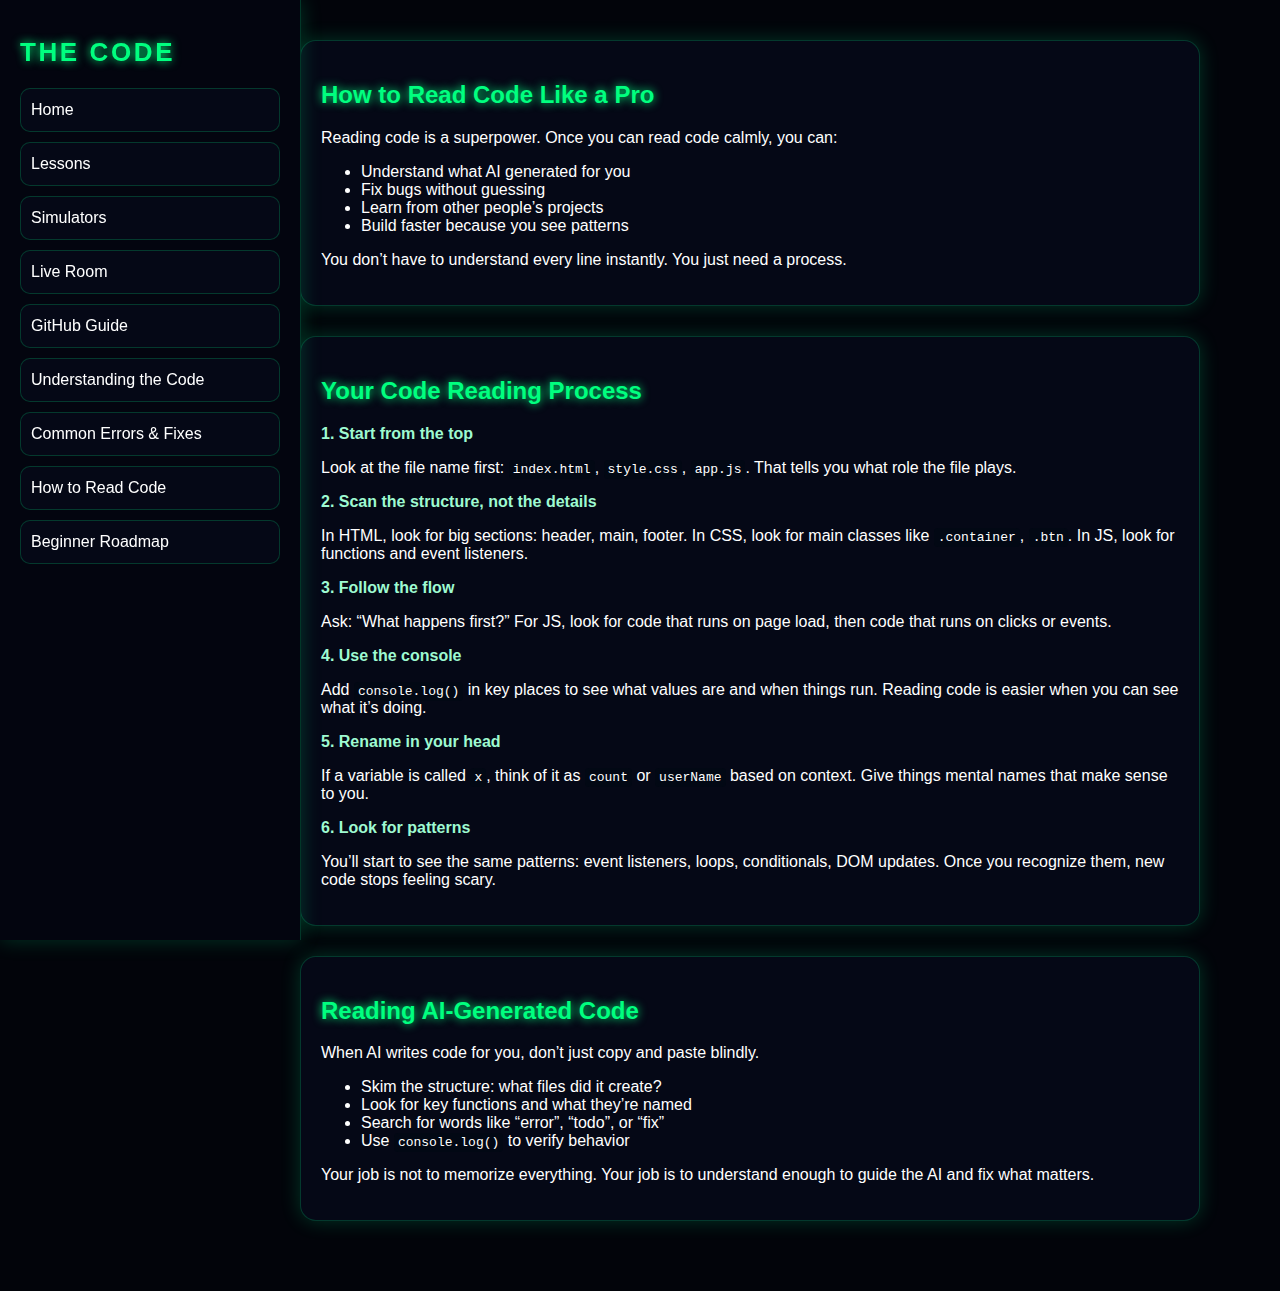
<file: reading-code.html>
<!DOCTYPE html>
<html lang="en">
<head>
  <meta charset="UTF-8" />
  <title>The Code — How to Read Code</title>
  <meta name="viewport" content="width=device-width, initial-scale=1.0" />

  <style>
    body {
      margin: 0;
      font-family: Arial, sans-serif;
      background: #02040a;
      color: white;
      display: flex;
    }

    #sidebar {
      width: 260px;
      background: #03050f;
      border-right: 1px solid rgba(0,255,140,0.2);
      padding: 20px;
      height: 100vh;
      position: fixed;
      overflow-y: auto;
      box-shadow: 0 0 20px rgba(0,255,140,0.2);
    }

    #sidebar h1 {
      font-size: 26px;
      color: #00ff7f;
      text-shadow: 0 0 10px #00ff7f;
      margin-bottom: 20px;
      letter-spacing: 0.1em;
    }

    .side-link {
      display: block;
      padding: 12px 10px;
      margin-bottom: 10px;
      background: #050816;
      border-radius: 10px;
      border: 1px solid rgba(0,255,140,0.2);
      cursor: pointer;
      transition: 0.2s;
      text-decoration: none;
      color: white;
    }

    .side-link:hover {
      background: rgba(0,255,140,0.15);
      transform: translateX(4px);
    }

    #main {
      margin-left: 260px;
      padding: 40px;
      max-width: 900px;
    }

    h2 {
      color: #00ff7f;
      text-shadow: 0 0 10px #00ff7f;
    }

    .section {
      background: #050816;
      padding: 20px;
      border-radius: 16px;
      border: 1px solid rgba(0,255,140,0.2);
      margin-bottom: 30px;
      box-shadow: 0 0 20px rgba(0,255,140,0.2);
    }

    .step {
      margin-bottom: 14px;
    }

    .step-title {
      font-weight: bold;
      color: #9efad1;
      margin-bottom: 4px;
    }

    code {
      background: #020814;
      padding: 2px 4px;
      border-radius: 4px;
      font-size: 13px;
    }
  </style>
</head>

<body>

  <div id="sidebar">
    <h1>THE CODE</h1>

    <a class="side-link" href="index.html">Home</a>
    <a class="side-link" href="lessons.html">Lessons</a>
    <a class="side-link" href="simulators.html">Simulators</a>
    <a class="side-link" href="chat.html">Live Room</a>
    <a class="side-link" href="github.html">GitHub Guide</a>
    <a class="side-link" href="code.html">Understanding the Code</a>
    <a class="side-link" href="common-errors.html">Common Errors & Fixes</a>
    <a class="side-link" href="reading-code.html">How to Read Code</a>
    <a class="side-link" href="roadmap.html">Beginner Roadmap</a>
  </div>

  <div id="main">

    <div class="section">
      <h2>How to Read Code Like a Pro</h2>
      <p>
        Reading code is a superpower.  
        Once you can read code calmly, you can:
      </p>
      <ul>
        <li>Understand what AI generated for you</li>
        <li>Fix bugs without guessing</li>
        <li>Learn from other people’s projects</li>
        <li>Build faster because you see patterns</li>
      </ul>
      <p>
        You don’t have to understand every line instantly.  
        You just need a process.
      </p>
    </div>

    <div class="section">
      <h2>Your Code Reading Process</h2>

      <div class="step">
        <div class="step-title">1. Start from the top</div>
        <p>
          Look at the file name first: <code>index.html</code>, <code>style.css</code>, <code>app.js</code>.  
          That tells you what role the file plays.
        </p>
      </div>

      <div class="step">
        <div class="step-title">2. Scan the structure, not the details</div>
        <p>
          In HTML, look for big sections: header, main, footer.  
          In CSS, look for main classes like <code>.container</code>, <code>.btn</code>.  
          In JS, look for functions and event listeners.
        </p>
      </div>

      <div class="step">
        <div class="step-title">3. Follow the flow</div>
        <p>
          Ask: “What happens first?”  
          For JS, look for code that runs on page load, then code that runs on clicks or events.
        </p>
      </div>

      <div class="step">
        <div class="step-title">4. Use the console</div>
        <p>
          Add <code>console.log()</code> in key places to see what values are and when things run.  
          Reading code is easier when you can see what it’s doing.
        </p>
      </div>

      <div class="step">
        <div class="step-title">5. Rename in your head</div>
        <p>
          If a variable is called <code>x</code>, think of it as <code>count</code> or <code>userName</code> based on context.  
          Give things mental names that make sense to you.
        </p>
      </div>

      <div class="step">
        <div class="step-title">6. Look for patterns</div>
        <p>
          You’ll start to see the same patterns:  
          event listeners, loops, conditionals, DOM updates.  
          Once you recognize them, new code stops feeling scary.
        </p>
      </div>
    </div>

    <div class="section">
      <h2>Reading AI-Generated Code</h2>
      <p>
        When AI writes code for you, don’t just copy and paste blindly.
      </p>
      <ul>
        <li>Skim the structure: what files did it create?</li>
        <li>Look for key functions and what they’re named</li>
        <li>Search for words like “error”, “todo”, or “fix”</li>
        <li>Use <code>console.log()</code> to verify behavior</li>
      </ul>
      <p>
        Your job is not to memorize everything.  
        Your job is to understand enough to guide the AI and fix what matters.
      </p>
    </div>

  </div>

</body>
</html>
</file>
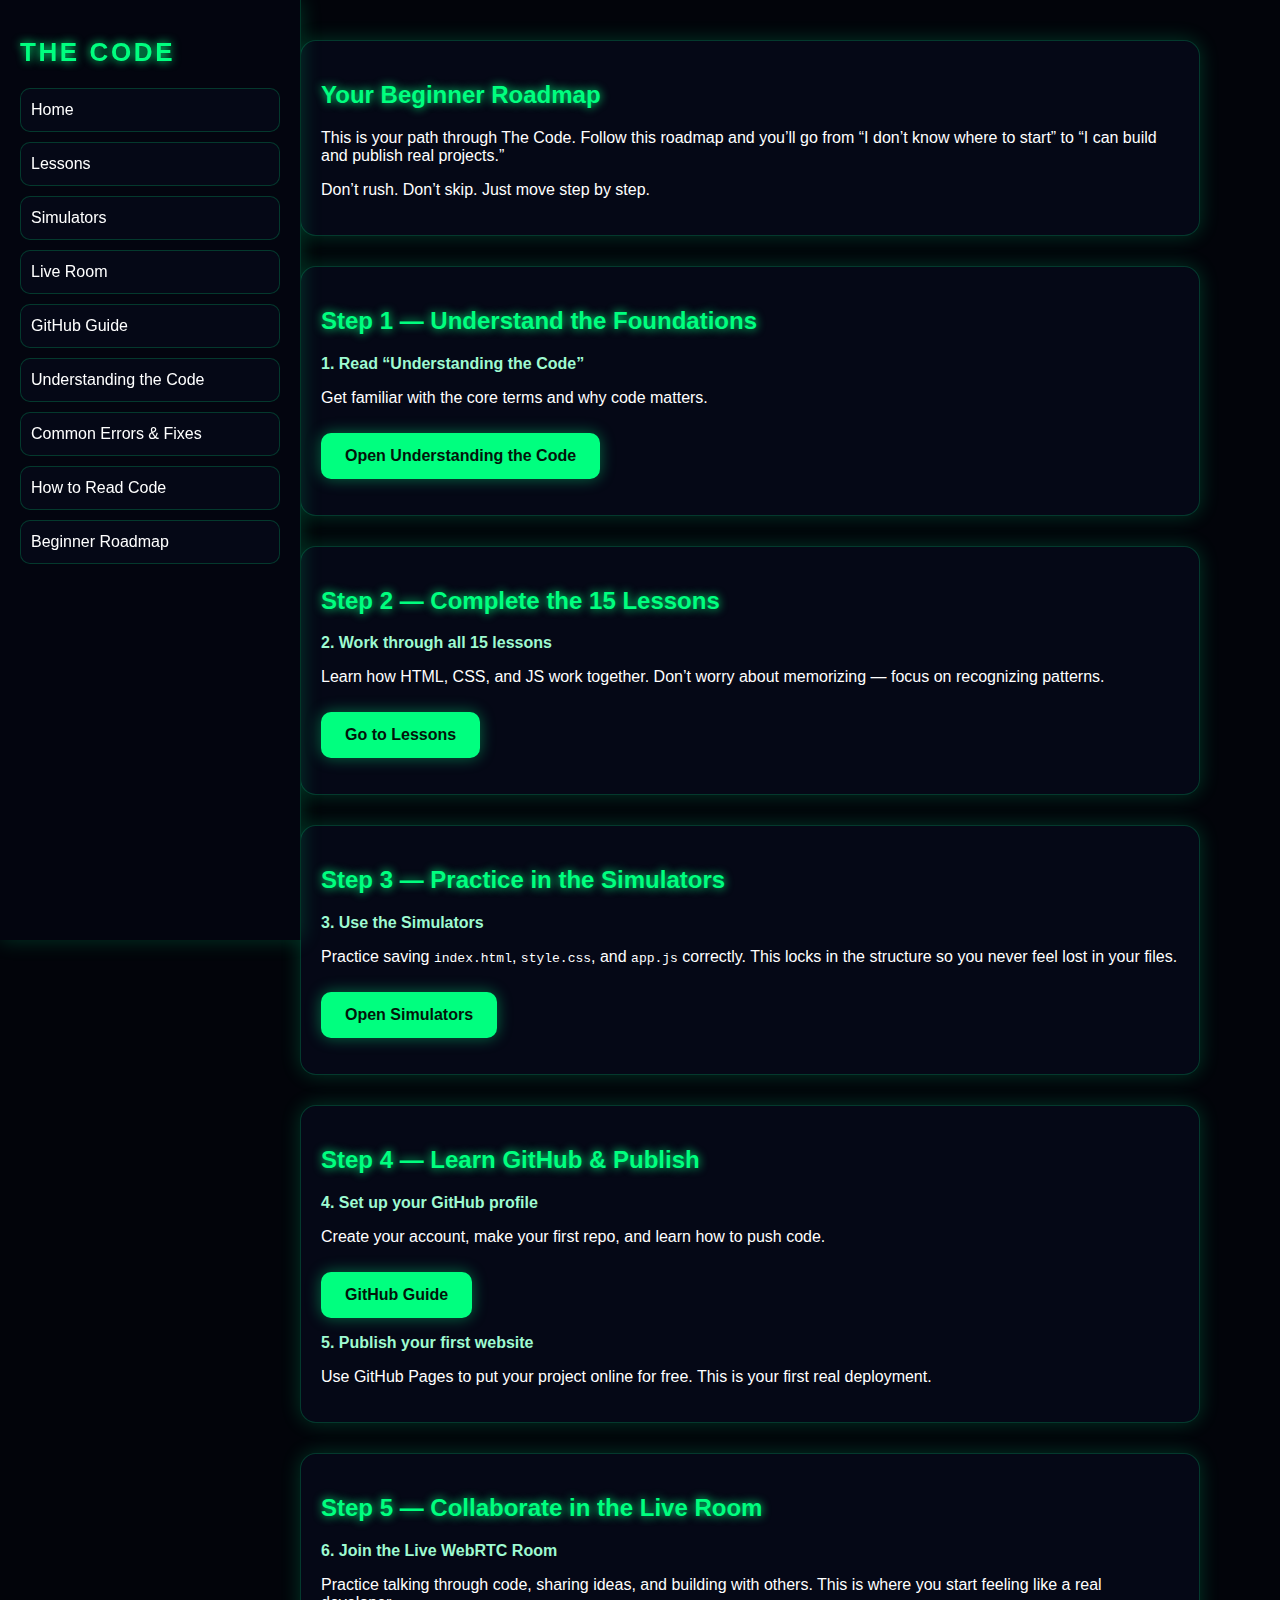
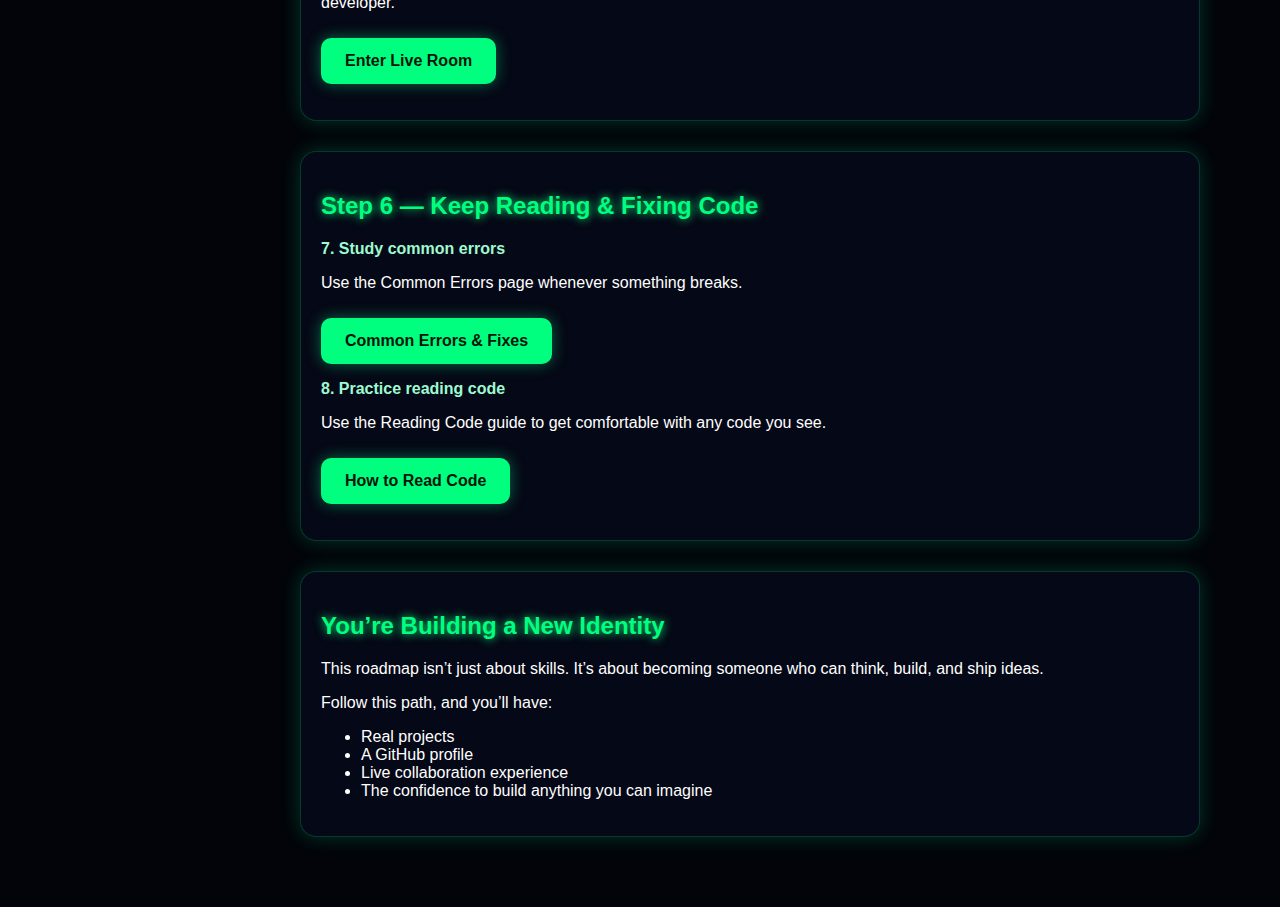
<file: roadmap.html>
<!DOCTYPE html>
<html lang="en">
<head>
  <meta charset="UTF-8" />
  <title>The Code — Beginner Roadmap</title>
  <meta name="viewport" content="width=device-width, initial-scale=1.0" />

  <style>
    body {
      margin: 0;
      font-family: Arial, sans-serif;
      background: #02040a;
      color: white;
      display: flex;
    }

    #sidebar {
      width: 260px;
      background: #03050f;
      border-right: 1px solid rgba(0,255,140,0.2);
      padding: 20px;
      height: 100vh;
      position: fixed;
      overflow-y: auto;
      box-shadow: 0 0 20px rgba(0,255,140,0.2);
    }

    #sidebar h1 {
      font-size: 26px;
      color: #00ff7f;
      text-shadow: 0 0 10px #00ff7f;
      margin-bottom: 20px;
      letter-spacing: 0.1em;
    }

    .side-link {
      display: block;
      padding: 12px 10px;
      margin-bottom: 10px;
      background: #050816;
      border-radius: 10px;
      border: 1px solid rgba(0,255,140,0.2);
      cursor: pointer;
      transition: 0.2s;
      text-decoration: none;
      color: white;
    }

    .side-link:hover {
      background: rgba(0,255,140,0.15);
      transform: translateX(4px);
    }

    #main {
      margin-left: 260px;
      padding: 40px;
      max-width: 900px;
    }

    h2 {
      color: #00ff7f;
      text-shadow: 0 0 10px #00ff7f;
    }

    .section {
      background: #050816;
      padding: 20px;
      border-radius: 16px;
      border: 1px solid rgba(0,255,140,0.2);
      margin-bottom: 30px;
      box-shadow: 0 0 20px rgba(0,255,140,0.2);
    }

    .step {
      margin-bottom: 16px;
    }

    .step-title {
      font-weight: bold;
      color: #9efad1;
      margin-bottom: 4px;
    }

    .big-button {
      display: inline-block;
      padding: 14px 24px;
      background: #00ff7f;
      color: #02150a;
      font-weight: bold;
      border-radius: 10px;
      text-decoration: none;
      margin-top: 10px;
      box-shadow: 0 0 15px rgba(0,255,140,0.4);
      transition: 0.2s;
    }

    .big-button:hover {
      transform: scale(1.05);
    }
  </style>
</head>

<body>

  <div id="sidebar">
    <h1>THE CODE</h1>

    <a class="side-link" href="index.html">Home</a>
    <a class="side-link" href="lessons.html">Lessons</a>
    <a class="side-link" href="simulators.html">Simulators</a>
    <a class="side-link" href="chat.html">Live Room</a>
    <a class="side-link" href="github.html">GitHub Guide</a>
    <a class="side-link" href="code.html">Understanding the Code</a>
    <a class="side-link" href="common-errors.html">Common Errors & Fixes</a>
    <a class="side-link" href="reading-code.html">How to Read Code</a>
    <a class="side-link" href="roadmap.html">Beginner Roadmap</a>
  </div>

  <div id="main">

    <div class="section">
      <h2>Your Beginner Roadmap</h2>
      <p>
        This is your path through The Code.  
        Follow this roadmap and you’ll go from “I don’t know where to start”  
        to “I can build and publish real projects.”
      </p>
      <p>
        Don’t rush. Don’t skip.  
        Just move step by step.
      </p>
    </div>

    <div class="section">
      <h2>Step 1 — Understand the Foundations</h2>
      <div class="step">
        <div class="step-title">1. Read “Understanding the Code”</div>
        <p>Get familiar with the core terms and why code matters.</p>
        <a class="big-button" href="code.html">Open Understanding the Code</a>
      </div>
    </div>

    <div class="section">
      <h2>Step 2 — Complete the 15 Lessons</h2>
      <div class="step">
        <div class="step-title">2. Work through all 15 lessons</div>
        <p>
          Learn how HTML, CSS, and JS work together.  
          Don’t worry about memorizing — focus on recognizing patterns.
        </p>
        <a class="big-button" href="lessons.html">Go to Lessons</a>
      </div>
    </div>

    <div class="section">
      <h2>Step 3 — Practice in the Simulators</h2>
      <div class="step">
        <div class="step-title">3. Use the Simulators</div>
        <p>
          Practice saving <code>index.html</code>, <code>style.css</code>, and <code>app.js</code> correctly.  
          This locks in the structure so you never feel lost in your files.
        </p>
        <a class="big-button" href="simulators.html">Open Simulators</a>
      </div>
    </div>

    <div class="section">
      <h2>Step 4 — Learn GitHub & Publish</h2>
      <div class="step">
        <div class="step-title">4. Set up your GitHub profile</div>
        <p>
          Create your account, make your first repo, and learn how to push code.
        </p>
        <a class="big-button" href="github.html">GitHub Guide</a>
      </div>
      <div class="step">
        <div class="step-title">5. Publish your first website</div>
        <p>
          Use GitHub Pages to put your project online for free.  
          This is your first real deployment.
        </p>
      </div>
    </div>

    <div class="section">
      <h2>Step 5 — Collaborate in the Live Room</h2>
      <div class="step">
        <div class="step-title">6. Join the Live WebRTC Room</div>
        <p>
          Practice talking through code, sharing ideas, and building with others.  
          This is where you start feeling like a real developer.
        </p>
        <a class="big-button" href="chat.html">Enter Live Room</a>
      </div>
    </div>

    <div class="section">
      <h2>Step 6 — Keep Reading & Fixing Code</h2>
      <div class="step">
        <div class="step-title">7. Study common errors</div>
        <p>Use the Common Errors page whenever something breaks.</p>
        <a class="big-button" href="common-errors.html">Common Errors & Fixes</a>
      </div>
      <div class="step">
        <div class="step-title">8. Practice reading code</div>
        <p>Use the Reading Code guide to get comfortable with any code you see.</p>
        <a class="big-button" href="reading-code.html">How to Read Code</a>
      </div>
    </div>

    <div class="section">
      <h2>You’re Building a New Identity</h2>
      <p>
        This roadmap isn’t just about skills.  
        It’s about becoming someone who can think, build, and ship ideas.
      </p>
      <p>
        Follow this path, and you’ll have:
      </p>
      <ul>
        <li>Real projects</li>
        <li>A GitHub profile</li>
        <li>Live collaboration experience</li>
        <li>The confidence to build anything you can imagine</li>
      </ul>
    </div>

  </div>

</body>
</html>
</file>
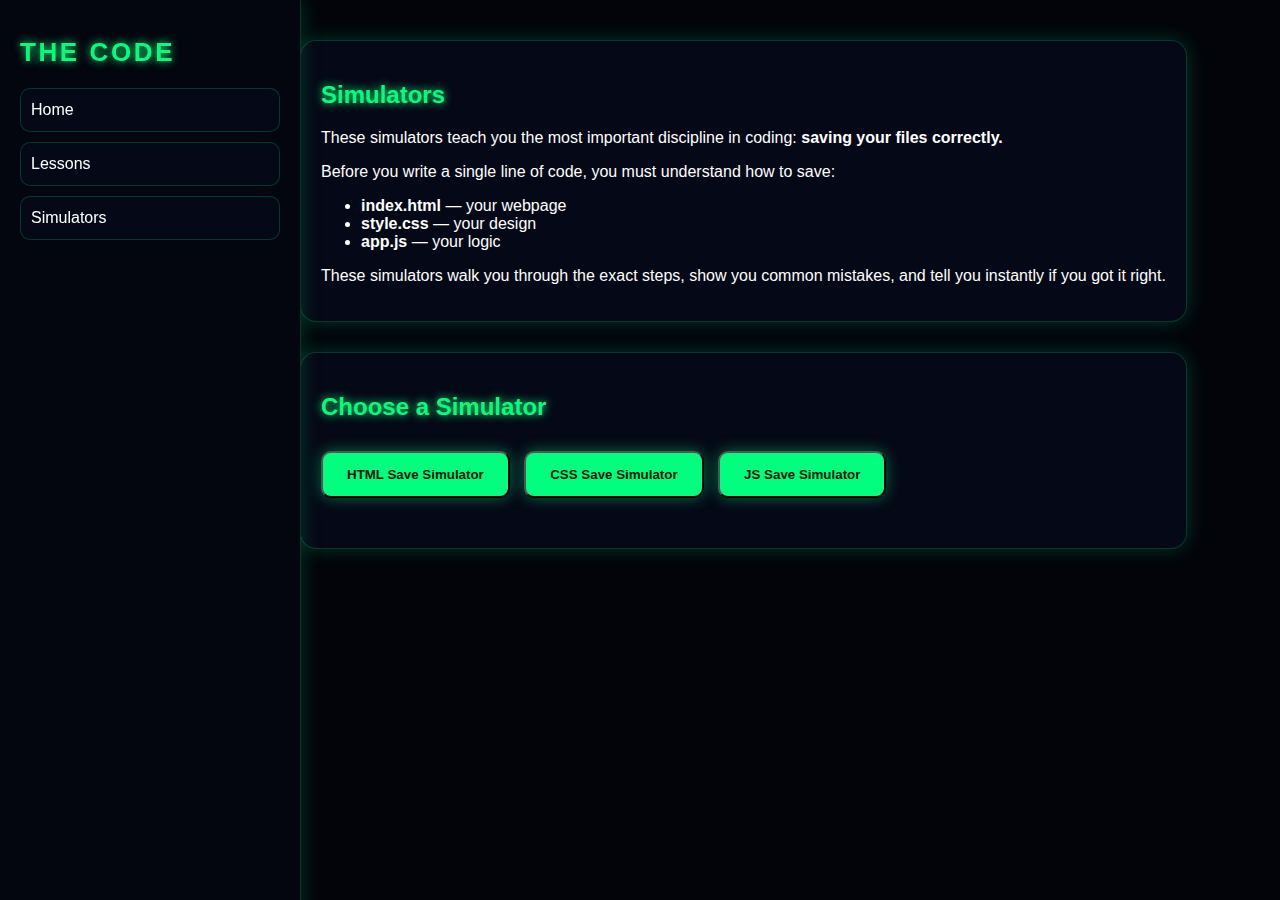
<file: simulators.html>
<!DOCTYPE html>
<html lang="en">
<head>
  <meta charset="UTF-8" />
  <title>The Code — Simulators</title>
  <meta name="viewport" content="width=device-width, initial-scale=1.0" />

  <style>
    body {
      margin: 0;
      font-family: Arial, sans-serif;
      background: #02040a;
      color: white;
      display: flex;
    }

    /* ===== MATRIX SIDEBAR ===== */
    #sidebar {
      width: 260px;
      background: #03050f;
      border-right: 1px solid rgba(0,255,140,0.2);
      padding: 20px;
      height: 100vh;
      position: fixed;
      overflow-y: auto;
      box-shadow: 0 0 20px rgba(0,255,140,0.2);
    }

    #sidebar h1 {
      font-size: 26px;
      color: #00ff7f;
      text-shadow: 0 0 10px #00ff7f;
      margin-bottom: 20px;
      letter-spacing: 0.1em;
    }

    .side-link {
      display: block;
      padding: 12px 10px;
      margin-bottom: 10px;
      background: #050816;
      border-radius: 10px;
      border: 1px solid rgba(0,255,140,0.2);
      cursor: pointer;
      transition: 0.2s;
      text-decoration: none;
      color: white;
    }

    .side-link:hover {
      background: rgba(0,255,140,0.15);
      transform: translateX(4px);
    }

    /* ===== MAIN CONTENT ===== */
    #main {
      margin-left: 260px;
      padding: 40px;
      max-width: 900px;
    }

    h2 {
      color: #00ff7f;
      text-shadow: 0 0 10px #00ff7f;
    }

    .section {
      background: #050816;
      padding: 20px;
      border-radius: 16px;
      border: 1px solid rgba(0,255,140,0.2);
      margin-bottom: 30px;
      box-shadow: 0 0 20px rgba(0,255,140,0.2);
    }

    .big-button {
      display: inline-block;
      padding: 14px 24px;
      background: #00ff7f;
      color: #02150a;
      font-weight: bold;
      border-radius: 10px;
      text-decoration: none;
      margin: 10px 10px 0 0;
      box-shadow: 0 0 15px rgba(0,255,140,0.4);
      transition: 0.2s;
      cursor: pointer;
    }

    .big-button:hover {
      transform: scale(1.05);
    }

    /* ===== SIMULATOR AREA ===== */
    #simulator-area {
      margin-top: 30px;
    }

    .sim-box {
      background: #050816;
      padding: 20px;
      border-radius: 16px;
      border: 1px solid rgba(0,255,140,0.3);
      max-width: 400px;
      margin: 20px auto;
      text-align: left;
    }

    .sim-box input,
    .sim-box select {
      width: 100%;
      padding: 10px;
      margin-top: 8px;
      margin-bottom: 16px;
      border-radius: 8px;
      border: 1px solid rgba(255,255,255,0.2);
      background: #0a1220;
      color: white;
    }

    .sim-box button {
      width: 100%;
      padding: 12px;
      background: #00ff7f;
      border: none;
      border-radius: 10px;
      cursor: pointer;
      font-weight: bold;
      color: #02150a;
    }

    .sim-result {
      margin-top: 15px;
      font-size: 16px;
    }
  </style>
</head>

<body>

  <!-- SIDEBAR -->
  <div id="sidebar">
    <h1>THE CODE</h1>

    <a class="side-link" href="index.html">Home</a>
    <a class="side-link" href="lessons.html">Lessons</a>
    <a class="side-link" href="simulators.html">Simulators</a>
  </div>

  <!-- MAIN CONTENT -->
  <div id="main">

    <div class="section">
      <h2>Simulators</h2>
      <p>
        These simulators teach you the most important discipline in coding:
        <strong>saving your files correctly.</strong>
      </p>
      <p>
        Before you write a single line of code, you must understand how to save:
      </p>
      <ul>
        <li><strong>index.html</strong> — your webpage</li>
        <li><strong>style.css</strong> — your design</li>
        <li><strong>app.js</strong> — your logic</li>
      </ul>
      <p>
        These simulators walk you through the exact steps, show you common mistakes,
        and tell you instantly if you got it right.
      </p>
    </div>

    <div class="section">
      <h2>Choose a Simulator</h2>

      <button class="big-button" id="openHTMLSim">HTML Save Simulator</button>
      <button class="big-button" id="openCSSSim">CSS Save Simulator</button>
      <button class="big-button" id="openJSSim">JS Save Simulator</button>

      <div id="simulator-area"></div>
    </div>

  </div>

  <!-- MODULE IMPORTS -->
  <script type="module">
    import { startHTMLSaveSimulator } from "./simulators/save-html.js";
    import { startCSSSaveSimulator } from "./simulators/save-css.js";
    import { startJSSaveSimulator } from "./simulators/save-js.js";

    const area = document.getElementById("simulator-area");

    document.getElementById("openHTMLSim").addEventListener("click", () => {
      startHTMLSaveSimulator(area);
    });

    document.getElementById("openCSSSim").addEventListener("click", () => {
      startCSSSaveSimulator(area);
    });

    document.getElementById("openJSSim").addEventListener("click", () => {
      startJSSaveSimulator(area);
    });
  </script>

</body>
</html>
</file>
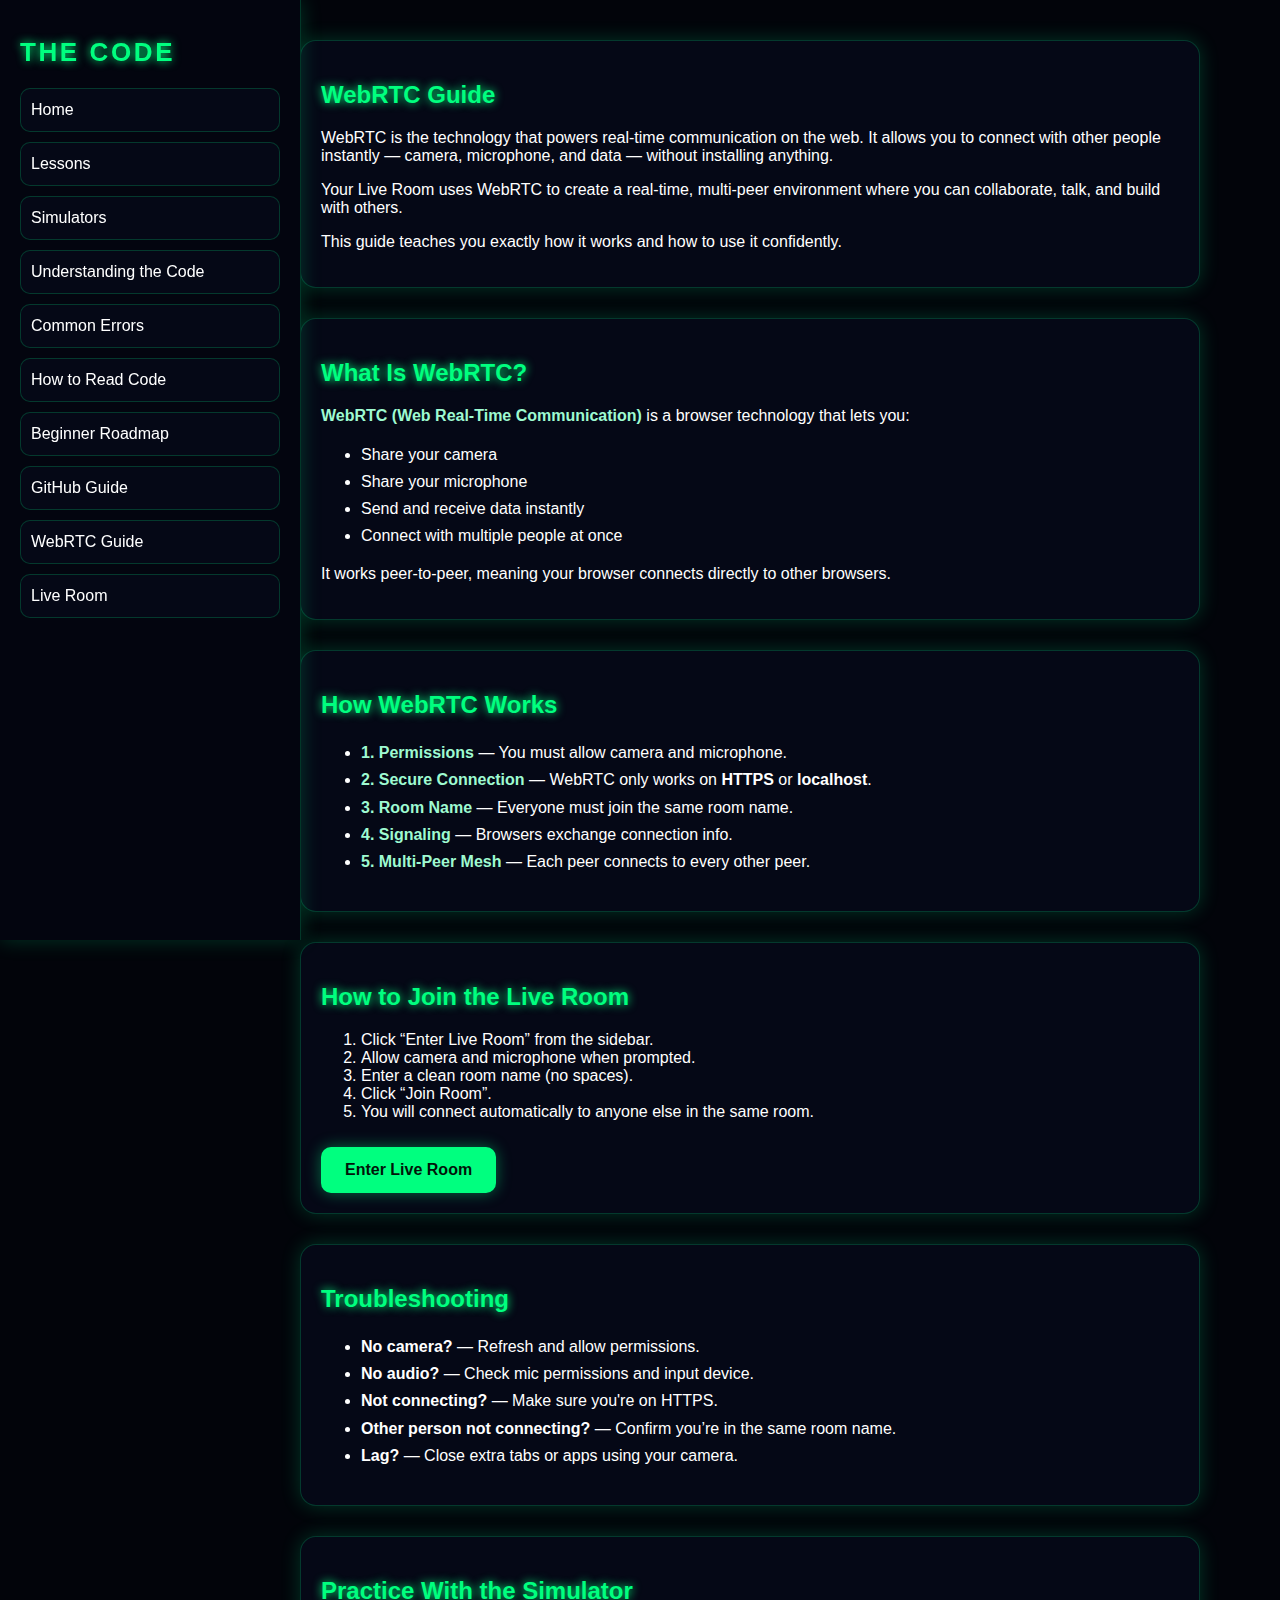
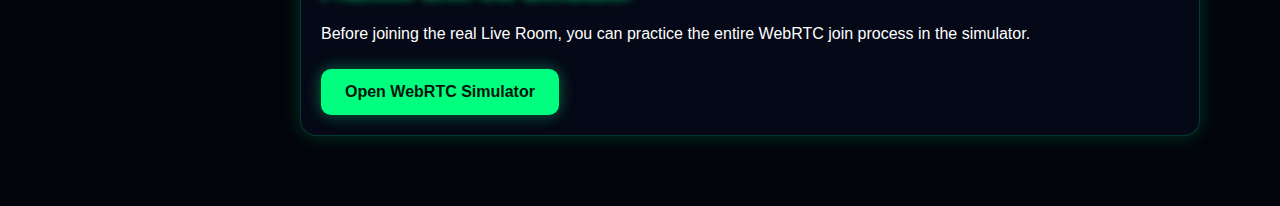
<file: webrtc-guide.html>
<!DOCTYPE html>
<html lang="en">
<head>
  <meta charset="UTF-8" />
  <title>The Code — WebRTC Guide</title>
  <meta name="viewport" content="width=device-width, initial-scale=1.0" />

  <style>
    body {
      margin: 0;
      font-family: Arial, sans-serif;
      background: #02040a;
      color: white;
      display: flex;
    }

    /* ===== SIDEBAR ===== */
    #sidebar {
      width: 260px;
      background: #03050f;
      border-right: 1px solid rgba(0,255,140,0.2);
      padding: 20px;
      height: 100vh;
      position: fixed;
      overflow-y: auto;
      box-shadow: 0 0 20px rgba(0,255,140,0.2);
    }

    #sidebar h1 {
      font-size: 26px;
      color: #00ff7f;
      text-shadow: 0 0 10px #00ff7f;
      margin-bottom: 20px;
      letter-spacing: 0.1em;
    }

    .side-link {
      display: block;
      padding: 12px 10px;
      margin-bottom: 10px;
      background: #050816;
      border-radius: 10px;
      border: 1px solid rgba(0,255,140,0.2);
      cursor: pointer;
      transition: 0.2s;
      text-decoration: none;
      color: white;
    }

    .side-link:hover {
      background: rgba(0,255,140,0.15);
      transform: translateX(4px);
    }

    /* ===== MAIN CONTENT ===== */
    #main {
      margin-left: 260px;
      padding: 40px;
      max-width: 900px;
    }

    h2 {
      color: #00ff7f;
      text-shadow: 0 0 10px #00ff7f;
    }

    .section {
      background: #050816;
      padding: 20px;
      border-radius: 16px;
      border: 1px solid rgba(0,255,140,0.2);
      margin-bottom: 30px;
      box-shadow: 0 0 20px rgba(0,255,140,0.2);
    }

    .big-button {
      display: inline-block;
      padding: 14px 24px;
      background: #00ff7f;
      color: #02150a;
      font-weight: bold;
      border-radius: 10px;
      text-decoration: none;
      margin-top: 10px;
      box-shadow: 0 0 15px rgba(0,255,140,0.4);
      transition: 0.2s;
    }

    .big-button:hover {
      transform: scale(1.05);
    }

    ul {
      line-height: 1.7em;
    }

    .highlight {
      color: #9efad1;
      font-weight: bold;
    }
  </style>
</head>

<body>

  <!-- SIDEBAR -->
  <div id="sidebar">
    <h1>THE CODE</h1>

    <a class="side-link" href="index.html">Home</a>
    <a class="side-link" href="lessons.html">Lessons</a>
    <a class="side-link" href="simulators.html">Simulators</a>

    <a class="side-link" href="code.html">Understanding the Code</a>
    <a class="side-link" href="common-errors.html">Common Errors</a>
    <a class="side-link" href="reading-code.html">How to Read Code</a>
    <a class="side-link" href="roadmap.html">Beginner Roadmap</a>

    <a class="side-link" href="github.html">GitHub Guide</a>
    <a class="side-link" href="webrtc-guide.html">WebRTC Guide</a>
    <a class="side-link" href="chat.html">Live Room</a>
  </div>

  <!-- MAIN CONTENT -->
  <div id="main">

    <!-- INTRO -->
    <div class="section">
      <h2>WebRTC Guide</h2>
      <p>
        WebRTC is the technology that powers real‑time communication on the web.
        It allows you to connect with other people instantly — camera, microphone,
        and data — without installing anything.
      </p>
      <p>
        Your Live Room uses WebRTC to create a real‑time, multi‑peer environment
        where you can collaborate, talk, and build with others.
      </p>
      <p>
        This guide teaches you exactly how it works and how to use it confidently.
      </p>
    </div>

    <!-- WHAT IS WEBRTC -->
    <div class="section">
      <h2>What Is WebRTC?</h2>
      <p>
        <span class="highlight">WebRTC (Web Real‑Time Communication)</span> is a browser technology
        that lets you:
      </p>
      <ul>
        <li>Share your camera</li>
        <li>Share your microphone</li>
        <li>Send and receive data instantly</li>
        <li>Connect with multiple people at once</li>
      </ul>
      <p>
        It works peer‑to‑peer, meaning your browser connects directly to other browsers.
      </p>
    </div>

    <!-- HOW IT WORKS -->
    <div class="section">
      <h2>How WebRTC Works</h2>
      <ul>
        <li><span class="highlight">1. Permissions</span> — You must allow camera and microphone.</li>
        <li><span class="highlight">2. Secure Connection</span> — WebRTC only works on <strong>HTTPS</strong> or <strong>localhost</strong>.</li>
        <li><span class="highlight">3. Room Name</span> — Everyone must join the same room name.</li>
        <li><span class="highlight">4. Signaling</span> — Browsers exchange connection info.</li>
        <li><span class="highlight">5. Multi‑Peer Mesh</span> — Each peer connects to every other peer.</li>
      </ul>
    </div>

    <!-- HOW TO JOIN -->
    <div class="section">
      <h2>How to Join the Live Room</h2>
      <ol>
        <li>Click “Enter Live Room” from the sidebar.</li>
        <li>Allow camera and microphone when prompted.</li>
        <li>Enter a clean room name (no spaces).</li>
        <li>Click “Join Room”.</li>
        <li>You will connect automatically to anyone else in the same room.</li>
      </ol>
      <a class="big-button" href="chat.html">Enter Live Room</a>
    </div>

    <!-- TROUBLESHOOTING -->
    <div class="section">
      <h2>Troubleshooting</h2>
      <ul>
        <li><strong>No camera?</strong> — Refresh and allow permissions.</li>
        <li><strong>No audio?</strong> — Check mic permissions and input device.</li>
        <li><strong>Not connecting?</strong> — Make sure you're on HTTPS.</li>
        <li><strong>Other person not connecting?</strong> — Confirm you’re in the same room name.</li>
        <li><strong>Lag?</strong> — Close extra tabs or apps using your camera.</li>
      </ul>
    </div>

    <!-- PRACTICE -->
    <div class="section">
      <h2>Practice With the Simulator</h2>
      <p>
        Before joining the real Live Room, you can practice the entire WebRTC join
        process in the simulator.
      </p>
      <a class="big-button" href="simulators.html">Open WebRTC Simulator</a>
    </div>

  </div>

</body>
</html>
</file>
<file: styles/style.css>
/* ============================================================
   DISCIPLINE ACADEMY — CINEMATIC MATRIX EDITION (FULL CSS)
   Clayvonte x Copilot
============================================================ */

/* THEME VARIABLES */
:root {
  --matrix-color: #00ff95; /* THIS WILL BE OVERRIDDEN BY JS COLOR CYCLE */
  --bg: #000204;
  --bg-alt: #03070f;
  --accent: var(--matrix-color);
  --accent-soft: color-mix(in srgb, var(--matrix-color) 25%, transparent);
  --text: #e9fff5;
  --muted: #6f8c8a;
  --danger: #ff4b6b;
  --radius: 16px;
  --border-glow: 0 0 28px color-mix(in srgb, var(--matrix-color) 70%, transparent);
  --transition-fast: 0.18s ease-out;
}

/* RESET */
*,
*::before,
*::after {
  box-sizing: border-box;
}

body {
  margin: 0;
  font-family: system-ui, -apple-system, BlinkMacSystemFont, "SF Pro Text", sans-serif;
  background: radial-gradient(circle at top, #07131f, #000204);
  color: var(--text);
  min-height: 100vh;
  overflow-x: hidden;
  position: relative;
}

/* ============================================================
   MATRIX RAIN BACKGROUND
============================================================ */
#matrix-rain {
  position: fixed;
  inset: 0;
  z-index: 0;
  pointer-events: none;
  opacity: 0.35;
}

.matrix-char {
  position: absolute;
  color: var(--matrix-color);
  font-family: monospace;
  font-size: 18px;
  animation: fall linear infinite;
  text-shadow:
    0 0 8px var(--matrix-color),
    0 0 14px var(--matrix-color);
}

@keyframes fall {
  0% { transform: translateY(-120%); opacity: 0; }
  10% { opacity: 1; }
  100% { transform: translateY(120%); opacity: 0; }
}

/* ============================================================
   GHOST HAND TYPING ANIMATION
============================================================ */
#hacker-hand {
  position: fixed;
  bottom: 40px;
  right: 40px;
  width: 140px;
  opacity: 0;
  z-index: 10;
  filter: drop-shadow(0 0 12px var(--matrix-color));
  animation: handAppear 12s infinite;
}

@keyframes handAppear {
  0% { opacity: 0; transform: translateY(20px) scale(0.9); }
  10% { opacity: 1; transform: translateY(0) scale(1); }
  40% { opacity: 1; }
  50% { opacity: 0; transform: translateY(20px) scale(0.9); }
  100% { opacity: 0; }
}

/* ============================================================
   APP LAYOUT
============================================================ */
#app-content {
  position: relative;
  z-index: 2;
}

.hidden {
  display: none;
}

/* TOP BAR */
.top-bar {
  display: flex;
  align-items: center;
  justify-content: space-between;
  padding: 14px 24px;
  background: linear-gradient(to right, #000204, #03070f);
  border-bottom: 1px solid color-mix(in srgb, var(--matrix-color) 18%, transparent);
  box-shadow: 0 10px 40px rgba(0, 0, 0, 0.65);
}

.brand {
  display: flex;
  align-items: center;
  gap: 8px;
}

.brand-logo {
  width: 36px;
  height: 36px;
  border-radius: 50%;
  border: 1px solid var(--accent);
  display: inline-flex;
  align-items: center;
  justify-content: center;
  font-size: 18px;
  color: var(--accent);
  box-shadow: var(--border-glow);
}

.brand-name {
  font-weight: 700;
  letter-spacing: 0.14em;
  font-size: 15px;
  text-transform: uppercase;
  color: var(--accent);
}

/* NAVIGATION */
.nav {
  display: flex;
  gap: 10px;
}

.nav-btn {
  background: color-mix(in srgb, var(--matrix-color) 6%, transparent);
  color: var(--muted);
  border: 1px solid color-mix(in srgb, var(--matrix-color) 25%, transparent);
  padding: 8px 16px;
  border-radius: 999px;
  font-size: 13px;
  letter-spacing: 0.08em;
  text-transform: uppercase;
  cursor: pointer;
  transition: var(--transition-fast);
}

.nav-btn:hover,
.nav-btn.active {
  color: var(--accent);
  border-color: var(--accent);
  box-shadow: 0 0 18px color-mix(in srgb, var(--matrix-color) 40%, transparent);
  background: color-mix(in srgb, var(--matrix-color) 12%, transparent);
}

/* ============================================================
   VIEWS
============================================================ */
#view-root {
  padding: 24px;
  max-width: 1100px;
  margin: 0 auto;
}

.view {
  display: none;
  background: radial-gradient(circle at top left, color-mix(in srgb, var(--matrix-color) 12%, transparent), #03070f);
  border-radius: 26px;
  border: 1px solid color-mix(in srgb, var(--matrix-color) 25%, transparent);
  padding: 26px;
  box-shadow: 0 18px 60px rgba(0, 0, 0, 0.8);
}

.view.active {
  display: block;
}

h2 {
  margin-top: 0;
  font-size: 26px;
  letter-spacing: 0.12em;
  text-transform: uppercase;
  color: var(--accent);
}

p {
  color: var(--muted);
  font-size: 15px;
  line-height: 1.6;
}

/* ============================================================
   BUTTONS
============================================================ */
.primary-btn {
  margin-top: 16px;
  background: linear-gradient(135deg, var(--matrix-color), color-mix(in srgb, var(--matrix-color) 70%, #00c76a));
  color: #02100a;
  border: none;
  padding: 12px 20px;
  border-radius: 999px;
  font-size: 14px;
  font-weight: 700;
  letter-spacing: 0.12em;
  text-transform: uppercase;
  cursor: pointer;
  box-shadow: var(--border-glow), inset 0 0 12px color-mix(in srgb, var(--matrix-color) 40%, transparent);
  transition: var(--transition-fast);
}

.primary-btn:hover {
  transform: translateY(-2px) scale(1.03);
  box-shadow: 0 0 32px var(--matrix-color);
}

/* ============================================================
   LESSONS
============================================================ */
.lesson-list {
  display: grid;
  grid-template-columns: repeat(auto-fit, minmax(240px, 1fr));
  gap: 16px;
  margin-top: 12px;
}

.lesson-card {
  background: rgba(0, 10, 5, 0.85);
  border-radius: 18px;
  padding: 16px;
  border: 1px solid color-mix(in srgb, var(--matrix-color) 35%, transparent);
  cursor: pointer;
  transition: var(--transition-fast);
  box-shadow: inset 0 0 18px color-mix(in srgb, var(--matrix-color) 15%, transparent);
}

.lesson-card:hover {
  transform: translateY(-4px) scale(1.02);
  box-shadow: 0 0 28px color-mix(in srgb, var(--matrix-color) 50%, transparent);
}

.lesson-card h3 {
  margin: 0 0 6px;
  font-size: 16px;
  color: var(--text);
}

.lesson-card p {
  margin: 0;
  font-size: 13px;
}

/* ============================================================
   MODAL
============================================================ */
.lesson-modal {
  position: fixed;
  inset: 0;
  background: rgba(0, 0, 0, 0.75);
  display: flex;
  align-items: center;
  justify-content: center;
  z-index: 999;
}

.lesson-modal-content {
  width: 90%;
  max-width: 700px;
  background: #03070f;
  border-radius: 22px;
  padding: 24px;
  border: 1px solid color-mix(in srgb, var(--matrix-color) 50%, transparent);
  box-shadow: 0 0 50px color-mix(in srgb, var(--matrix-color) 60%, transparent);
  position: relative;
}

.close-btn {
  position: absolute;
  top: 14px;
  right: 14px;
  background: transparent;
  border: none;
  color: var(--accent);
  font-size: 22px;
  cursor: pointer;
}

/* ============================================================
   QUIZ
============================================================ */
.quiz-question {
  margin-top: 18px;
  font-size: 18px;
  color: var(--text);
}

.quiz-option {
  margin-top: 12px;
  padding: 12px 16px;
  background: color-mix(in srgb, var(--matrix-color) 8%, transparent);
  border: 1px solid color-mix(in srgb, var(--matrix-color) 40%, transparent);
  border-radius: 12px;
  cursor: pointer;
  transition: 0.2s;
}

.quiz-option:hover {
  background: color-mix(in srgb, var(--matrix-color) 18%, transparent);
}

.quiz-option.correct {
  border-color: var(--matrix-color);
  background: color-mix(in srgb, var(--matrix-color) 20%, transparent);
}

.quiz-option.wrong {
  border-color: #ff4b6b;
  background: rgba(255,75,107,0.2);
}

.complete-lesson-btn {
  margin-top: 20px;
  background: var(--accent);
  color: #02100a;
  padding: 12px 18px;
  border-radius: 999px;
  border: none;
  cursor: pointer;
  font-weight: 700;
  letter-spacing: 0.12em;
  text-transform: uppercase;
}

/* ============================================================
   WEBRTC
============================================================ */
#localVideo {
  width: 260px;
  height: 180px;
  background: #000;
  border: 2px solid color-mix(in srgb, var(--matrix-color) 40%, transparent);
  border-radius: 12px;
  box-shadow: 0 0 18px color-mix(in srgb, var(--matrix-color) 30%, transparent);
}

.remote-grid {
  margin-top: 20px;
  display: grid;
  grid-template-columns: repeat(auto-fit, minmax(260px, 1fr));
  gap: 16px;
}

.remote-video {
  width: 100%;
  height: 200px;
  background: #000;
  border-radius: 12px;
  border: 2px solid color-mix(in srgb, var(--matrix-color) 30%, transparent);
  box-shadow: 0 0 18px color-mix(in srgb, var(--matrix-color) 20%, transparent);
}

.local-controls button {
  margin-right: 8px;
  padding: 8px 14px;
  border-radius: 8px;
  border: none;
  background: color-mix(in srgb, var(--matrix-color) 20%, transparent);
  color: var(--accent);
  cursor: pointer;
}

.status-panel {
  margin-top: 20px;
  padding: 14px;
  background: color-mix(in srgb, var(--matrix-color) 8%, transparent);
  border: 1px solid color-mix(in srgb, var(--matrix-color) 30%, transparent);
  border-radius: 12px;
  font-size: 14px;
  color: var(--accent);
}

/* ============================================================
   LOCKED STATE
============================================================ */
.locked {
  opacity: 0.35;
  filter: grayscale(100%);
  cursor: not-allowed !important;
  pointer-events: none;
}

/* GHOST HAND */
#ghost-hand {
  position: fixed;
  bottom: 80px;
  right: 120px;
  width: 180px;
  height: 180px;
  z-index: 2;
  pointer-events: none;

  background:
    radial-gradient(circle at 40% 60%, color-mix(in srgb, var(--matrix-color) 35%, transparent), transparent 60%),
    radial-gradient(circle at 60% 40%, color-mix(in srgb, var(--matrix-color) 25%, transparent), transparent 70%),
    radial-gradient(circle at 50% 50%, color-mix(in srgb, var(--matrix-color) 45%, transparent), transparent 80%);

  filter: blur(12px) drop-shadow(0 0 18px color-mix(in srgb, var(--matrix-color) 60%, transparent));
  opacity: 0;
  animation: ghostHandFloat 12s infinite ease-in-out;
}

@keyframes ghostHandFloat {
  0%   { opacity: 0; transform: translateY(20px) scale(0.9); }
  10%  { opacity: 0.8; transform: translateY(0) scale(1); }
  40%  { opacity: 0.6; }
  60%  { opacity: 0.2; transform: translateY(-10px) scale(1.05); }
  100% { opacity: 0; transform: translateY(20px) scale(0.9); }
}
</file>
<file: styles/matrix.css>
#loading-screen {
  position: fixed;
  inset: 0;
  background: #000;
  display: flex;
  align-items: center;
  justify-content: center;
  overflow: hidden;
  z-index: 9999;
}

.matrix-overlay {
  position: absolute;
  inset: 0;
  background:
    radial-gradient(circle at top, rgba(0, 255, 140, 0.3), transparent 60%),
    #000;
  mix-blend-mode: screen;
  pointer-events: none;
}

.loading-center {
  position: relative;
  text-align: center;
  z-index: 2;
}

.logo {
  margin: 0 0 6px;
  font-size: 40px;
  letter-spacing: 0.25em;
  text-indent: 0.25em;
  color: #00ff7f;
  text-shadow:
    0 0 10px rgba(0, 255, 127, 0.9),
    0 0 25px rgba(0, 255, 127, 0.6);
}

.subtitle {
  margin: 0 0 18px;
  color: #9efad1;
  font-size: 14px;
  letter-spacing: 0.18em;
  text-transform: uppercase;
}

.loading-bar {
  width: 260px;
  height: 6px;
  border-radius: 999px;
  margin: 0 auto;
  background: rgba(0, 255, 140, 0.12);
  overflow: hidden;
  border: 1px solid rgba(0, 255, 140, 0.6);
}

.loading-fill {
  height: 100%;
  width: 0;
  background: linear-gradient(to right, #00ff7f, #8bfdc7);
  box-shadow: 0 0 18px rgba(0, 255, 127, 0.9);
  transition: width 0.3s linear;
}

.loading-percent {
  margin-top: 8px;
  font-size: 12px;
  color: #9efad1;
  letter-spacing: 0.16em;
}

/* Matrix rain effect */
#loading-screen::before {
  content: "0101011010010110010010101100100101100100100101100100101100";
  position: absolute;
  inset: 0;
  font-family: "Courier New", monospace;
  font-size: 14px;
  line-height: 16px;
  color: rgba(0, 255, 140, 0.22);
  text-shadow: 0 0 8px rgba(0, 255, 127, 0.8);
  animation: matrix-scroll 6s linear infinite;
  white-space: pre-wrap;
  opacity: 0.66;
}

@keyframes matrix-scroll {
  0% {
    transform: translateY(-20%);
  }
  100% {
    transform: translateY(20%);
  }
}
</file>
